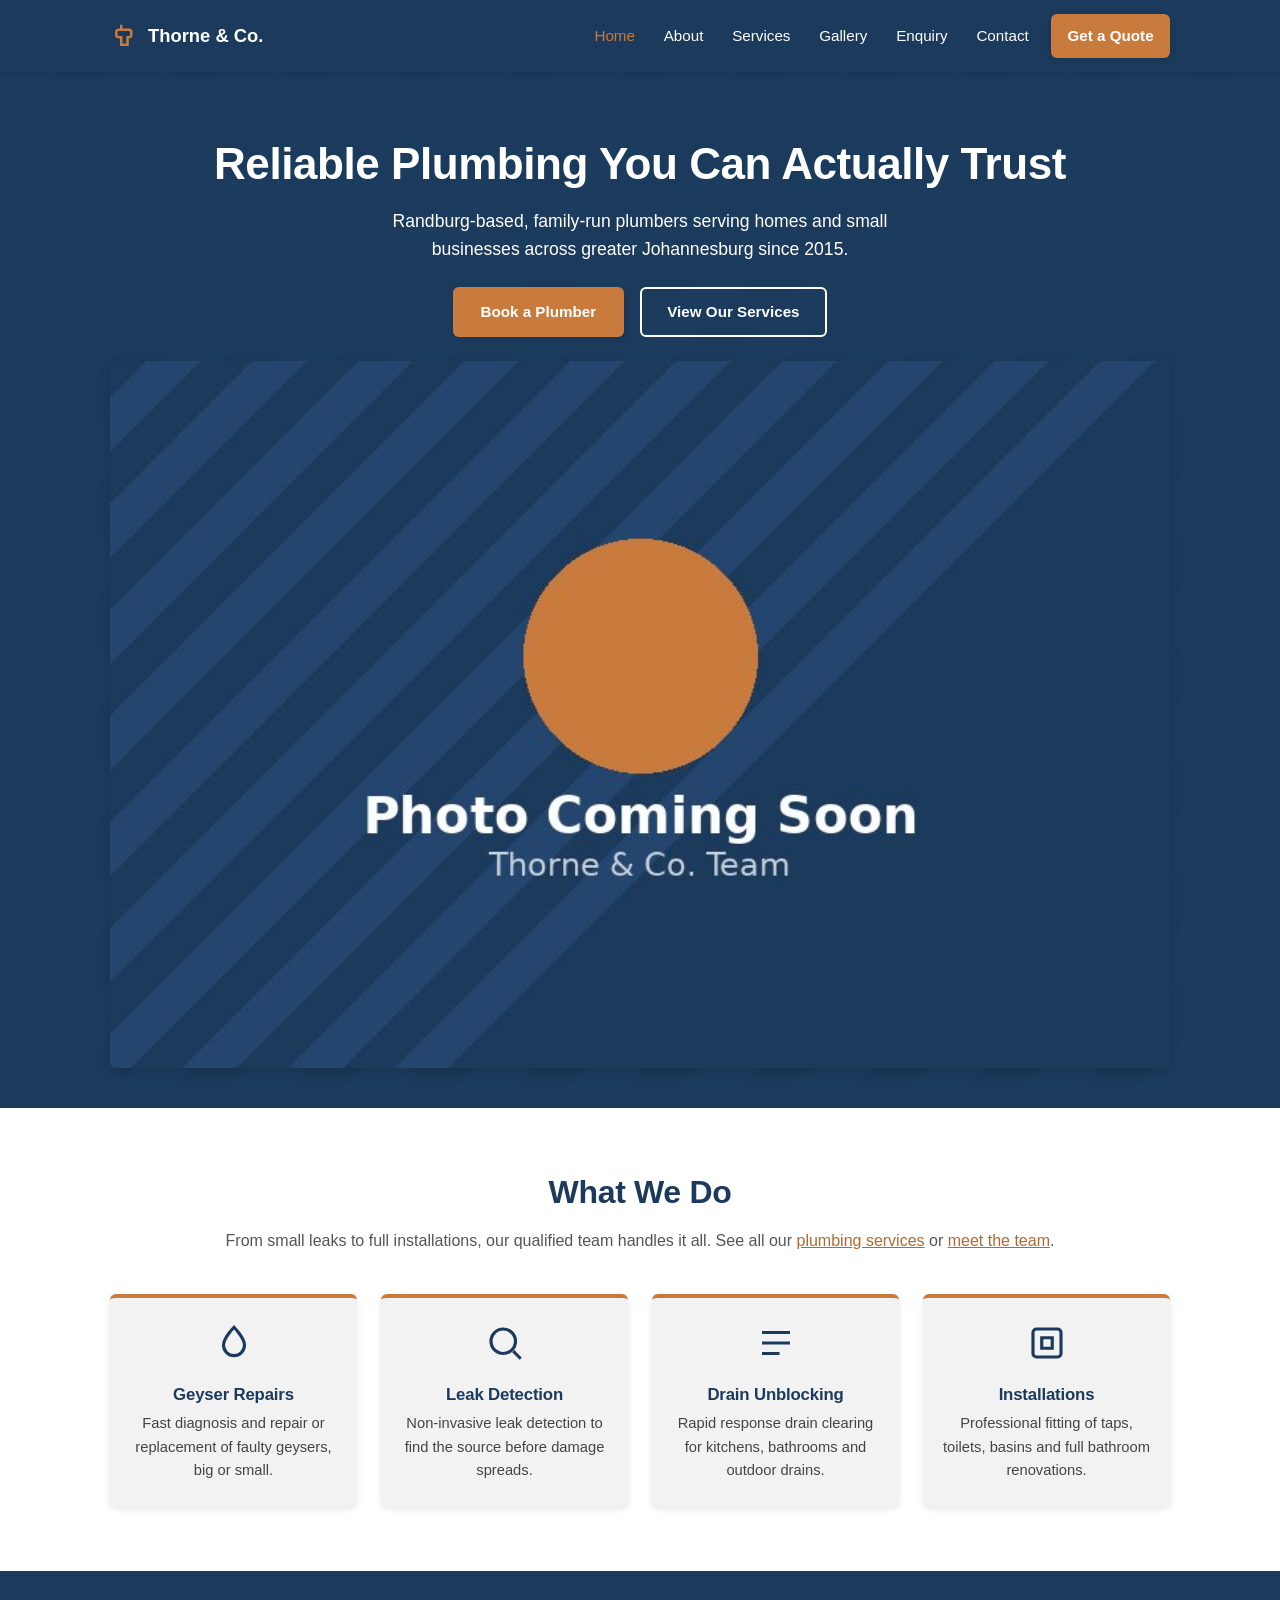
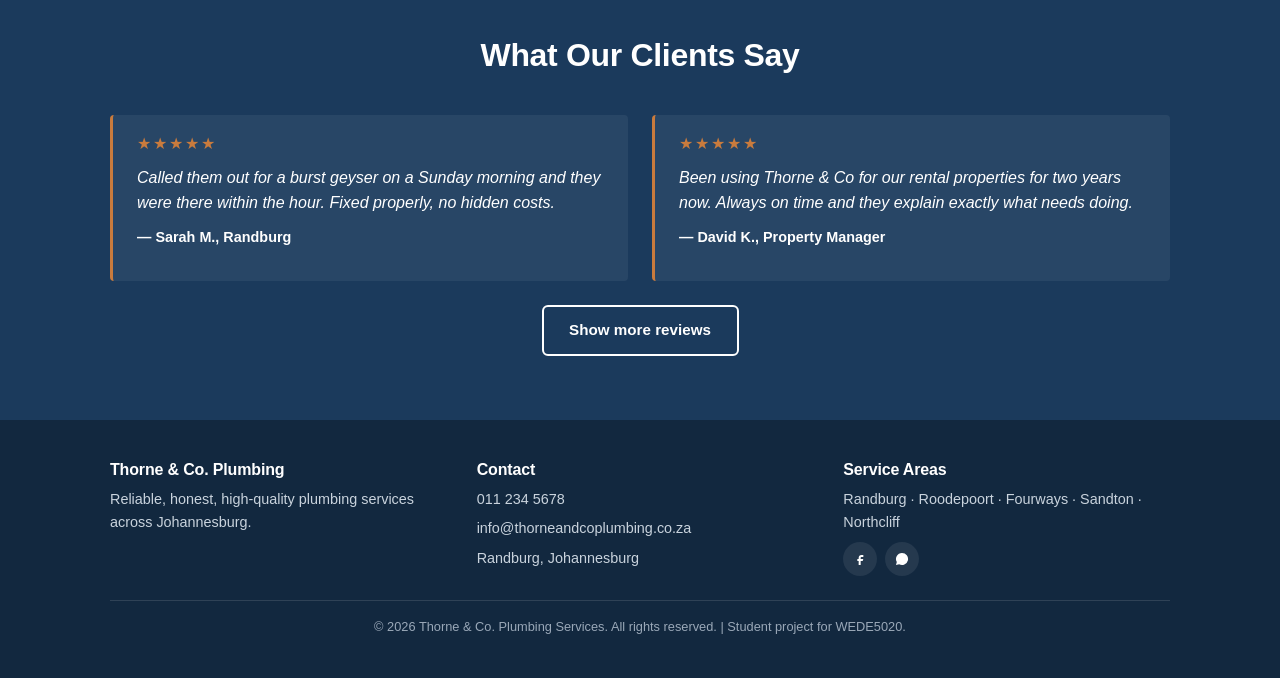
<file: thorne-co-website/index.html>
<!DOCTYPE html>
<html lang="en">
<head>
  <meta charset="UTF-8" />
  <meta name="viewport" content="width=device-width, initial-scale=1.0" />
  <title>Thorne &amp; Co. Plumbing Services | Plumber in Randburg, Johannesburg</title>
  <meta name="description" content="Trusted Randburg plumbers for geyser repairs, leak detection, drain unblocking and installations across Johannesburg. Get a free quote today." />
  <meta name="keywords" content="plumber Randburg, geyser repairs Johannesburg, leak detection, drain unblocking, plumbing installations" />
  <meta name="author" content="Thorne &amp; Co. Plumbing Services" />
  <meta name="robots" content="index, follow" />
  <meta name="referrer" content="strict-origin-when-cross-origin" />
  <meta http-equiv="Content-Security-Policy" content="default-src 'self'; script-src 'self' https://cdnjs.cloudflare.com; style-src 'self' 'unsafe-inline' https://fonts.googleapis.com https://cdnjs.cloudflare.com; font-src https://fonts.gstatic.com; img-src 'self' data: https://*.tile.openstreetmap.org https://cdnjs.cloudflare.com; connect-src 'self'; form-action 'self' mailto:; base-uri 'self'" />
  <link rel="canonical" href="https://thorneandcoplumbing.netlify.app/" />
  <meta property="og:type" content="website" />
  <meta property="og:title" content="Thorne &amp; Co. Plumbing Services | Plumber in Randburg, Johannesburg" />
  <meta property="og:description" content="Trusted Randburg plumbers for geyser repairs, leak detection, drain unblocking and installations across Johannesburg. Get a free quote today." />
  <meta property="og:url" content="https://thorneandcoplumbing.netlify.app/" />
  <meta property="og:image" content="https://thorneandcoplumbing.netlify.app/assets/img/plumber-team-1200.jpg" />
  <meta name="twitter:card" content="summary_large_image" />
  <link rel="icon" href="data:image/svg+xml,%3Csvg xmlns='http://www.w3.org/2000/svg' viewBox='0 0 64 64'%3E%3Crect width='64' height='64' rx='12' fill='%231B3A5C'/%3E%3Ccircle cx='32' cy='32' r='14' fill='%23C97B3D'/%3E%3C/svg%3E" />
  <script type="application/ld+json">
  {
    "@context": "https://schema.org",
    "@type": "Plumber",
    "name": "Thorne & Co. Plumbing Services",
    "telephone": "+27112345678",
    "email": "info@thorneandcoplumbing.co.za",
    "url": "https://thorneandcoplumbing.netlify.app",
    "address": {"@type": "PostalAddress", "addressLocality": "Randburg", "addressRegion": "Gauteng", "addressCountry": "ZA"},
    "areaServed": ["Randburg", "Roodepoort", "Fourways", "Sandton", "Northcliff", "Bryanston"],
    "openingHours": "Mo-Fr 07:00-17:00"
  }
  </script>
  <link rel="preconnect" href="https://fonts.googleapis.com" />
  <link href="https://fonts.googleapis.com/css2?family=Montserrat:wght@700;800&family=Open+Sans:wght@400;600&display=swap" rel="stylesheet" />
  <link rel="stylesheet" href="css/style.css" />
</head>
<body>

  <!-- ===== Header / Navigation ===== -->
  <header class="site-header">
    <div class="nav-wrapper">
      <a href="index.html" class="logo">
        <svg class="logo-icon" viewBox="0 0 24 24" fill="none" stroke="#C97B3D" stroke-width="2">
          <path d="M9 3v4M9 7h6c1.1 0 2 .9 2 2v2a2 2 0 0 1-2 2h-1v6H9v-6H7a2 2 0 0 1-2-2V9a2 2 0 0 1 2-2h2z" />
        </svg>
        Thorne &amp; Co.
      </a>
      <button class="nav-toggle" aria-label="Toggle navigation menu" aria-expanded="false">
        <span></span><span></span><span></span>
      </button>
      <ul class="nav-links">
        <li><a href="index.html" class="active">Home</a></li>
        <li><a href="about.html">About</a></li>
        <li><a href="services.html">Services</a></li>
        <li><a href="gallery.html">Gallery</a></li>
        <li><a href="enquiry.html">Enquiry</a></li>
        <li><a href="contact.html">Contact</a></li>
        <li class="nav-call"><a href="enquiry.html" class="btn btn-primary">Get a Quote</a></li>
      </ul>
    </div>
  </header>

  <!-- ===== Hero ===== -->
  <section class="hero">
    <div class="container">
      <h1>Reliable Plumbing You Can Actually Trust</h1>
      <p>Randburg-based, family-run plumbers serving homes and small businesses across greater Johannesburg since 2015.</p>
      <div class="hero-buttons">
        <a href="enquiry.html" class="btn btn-primary">Book a Plumber</a>
        <a href="services.html" class="btn btn-outline">View Our Services</a>
      </div>

      <!--
        Responsive image demo (Part 2, brief 3.3): the browser picks
        whichever file matches its viewport width, instead of always
        downloading the largest version.
      -->
      <img
        class="responsive-photo"
        src="assets/img/plumber-team-800.jpg"
        srcset="
          assets/img/plumber-team-480.jpg   480w,
          assets/img/plumber-team-800.jpg   800w,
          assets/img/plumber-team-1200.jpg 1200w
        "
        sizes="(max-width: 699px) 100vw, (max-width: 959px) 80vw, 50vw"
        alt="The Thorne & Co. plumbing team on site"
        width="800"
        height="533"
      />
    </div>
  </section>

  <!-- ===== Services icon grid ===== -->
  <section>
    <div class="container">
      <div class="section-heading">
        <h2>What We Do</h2>
        <p>From small leaks to full installations, our qualified team handles it all. See all our <a class="text-link" href="services.html">plumbing services</a> or <a class="text-link" href="about.html">meet the team</a>.</p>
      </div>
      <div class="icon-grid">
        <div class="icon-card">
          <svg viewBox="0 0 24 24"><path d="M12 3s6 6.2 6 10.2A6 6 0 0 1 6 13.2C6 9.2 12 3 12 3z" /></svg>
          <h3>Geyser Repairs</h3>
          <p>Fast diagnosis and repair or replacement of faulty geysers, big or small.</p>
        </div>
        <div class="icon-card">
          <svg viewBox="0 0 24 24"><circle cx="11" cy="11" r="7" /><path d="M21 21l-4.3-4.3" /></svg>
          <h3>Leak Detection</h3>
          <p>Non-invasive leak detection to find the source before damage spreads.</p>
        </div>
        <div class="icon-card">
          <svg viewBox="0 0 24 24"><path d="M4 12h16M4 6h16M4 18h10" /></svg>
          <h3>Drain Unblocking</h3>
          <p>Rapid response drain clearing for kitchens, bathrooms and outdoor drains.</p>
        </div>
        <div class="icon-card">
          <svg viewBox="0 0 24 24"><rect x="4" y="4" width="16" height="16" rx="2" /><path d="M9 9h6v6H9z" /></svg>
          <h3>Installations</h3>
          <p>Professional fitting of taps, toilets, basins and full bathroom renovations.</p>
        </div>
      </div>
    </div>
  </section>

  <!-- ===== Testimonials ===== -->
  <section class="testimonials">
    <div class="container">
      <div class="section-heading">
        <h2>What Our Clients Say</h2>
      </div>
      <div class="testimonial-strip" id="testimonialList">
        <div class="testimonial-card">
          <div class="stars">★★★★★</div>
          <p class="quote">Called them out for a burst geyser on a Sunday morning and they were there within the hour. Fixed properly, no hidden costs.</p>
          <p class="author">— Sarah M., Randburg</p>
        </div>
        <div class="testimonial-card">
          <div class="stars">★★★★★</div>
          <p class="quote">Been using Thorne & Co for our rental properties for two years now. Always on time and they explain exactly what needs doing.</p>
          <p class="author">— David K., Property Manager</p>
        </div>
      </div>
      <p class="center-text"><button type="button" id="moreReviews" class="btn btn-outline">Show more reviews</button></p>
    </div>
  </section>

  <!-- ===== Footer ===== -->
  <footer class="site-footer">
    <div class="container">
      <div class="footer-grid">
        <div class="footer-col">
          <h4>Thorne &amp; Co. Plumbing</h4>
          <p>Reliable, honest, high-quality plumbing services across Johannesburg.</p>
        </div>
        <div class="footer-col">
          <h4>Contact</h4>
          <p>011 234 5678</p>
          <p>info@thorneandcoplumbing.co.za</p>
          <p>Randburg, Johannesburg</p>
        </div>
        <div class="footer-col">
          <h4>Service Areas</h4>
          <p>Randburg · Roodepoort · Fourways · Sandton · Northcliff</p>
          <div class="social-icons">
            <a href="#" aria-label="Facebook">
              <svg viewBox="0 0 24 24"><path d="M14 9h3V6h-3c-2.2 0-4 1.8-4 4v2H8v3h2v6h3v-6h3l1-3h-4v-2c0-.6.4-1 1-1z"/></svg>
            </a>
            <a href="#" aria-label="WhatsApp">
              <svg viewBox="0 0 24 24"><path d="M12 3a9 9 0 0 0-7.8 13.5L3 21l4.6-1.2A9 9 0 1 0 12 3z"/></svg>
            </a>
          </div>
        </div>
      </div>
      <div class="footer-bottom">
        <p>&copy; 2026 Thorne &amp; Co. Plumbing Services. All rights reserved. | Student project for WEDE5020.</p>
      </div>
    </div>
  </footer>

  <script src="js/script.js" defer></script>
</body>
</html>
</file>
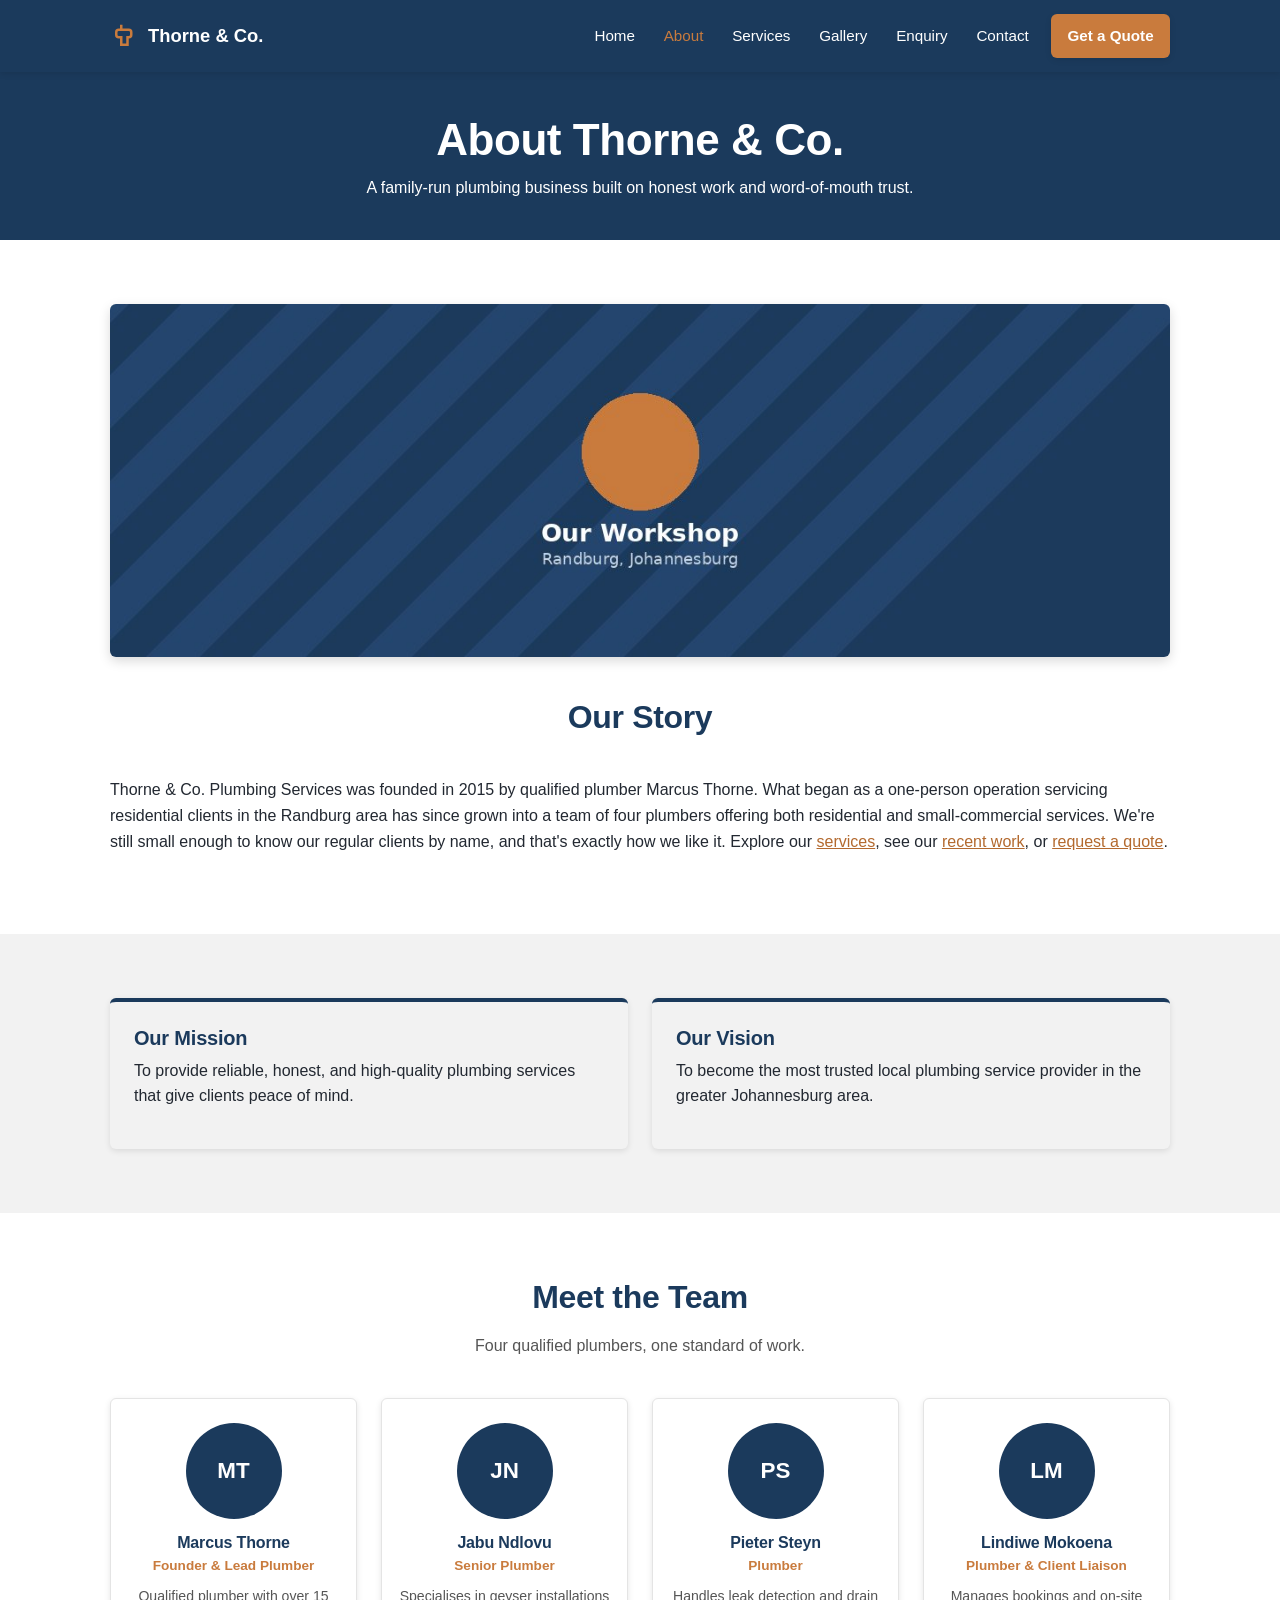
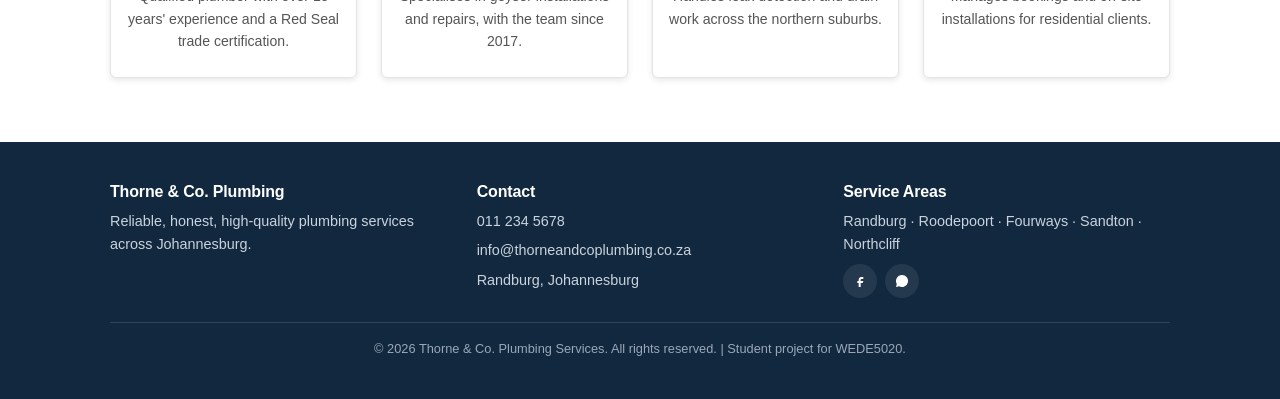
<file: thorne-co-website/about.html>
<!DOCTYPE html>
<html lang="en">
<head>
  <meta charset="UTF-8" />
  <meta name="viewport" content="width=device-width, initial-scale=1.0" />
  <title>About Us | Thorne &amp; Co. Plumbing Services Randburg</title>
  <meta name="description" content="Meet the four qualified plumbers behind Thorne &amp; Co., a family-run plumbing business serving Randburg and Johannesburg since 2015." />
  <meta name="keywords" content="about Thorne & Co, family plumbing business Randburg, qualified plumbers Johannesburg" />
  <meta name="author" content="Thorne &amp; Co. Plumbing Services" />
  <meta name="robots" content="index, follow" />
  <meta name="referrer" content="strict-origin-when-cross-origin" />
  <meta http-equiv="Content-Security-Policy" content="default-src 'self'; script-src 'self' https://cdnjs.cloudflare.com; style-src 'self' 'unsafe-inline' https://fonts.googleapis.com https://cdnjs.cloudflare.com; font-src https://fonts.gstatic.com; img-src 'self' data: https://*.tile.openstreetmap.org https://cdnjs.cloudflare.com; connect-src 'self'; form-action 'self' mailto:; base-uri 'self'" />
  <link rel="canonical" href="https://thorneandcoplumbing.netlify.app/about.html" />
  <meta property="og:type" content="website" />
  <meta property="og:title" content="About Us | Thorne &amp; Co. Plumbing Services Randburg" />
  <meta property="og:description" content="Meet the four qualified plumbers behind Thorne &amp; Co., a family-run plumbing business serving Randburg and Johannesburg since 2015." />
  <meta property="og:url" content="https://thorneandcoplumbing.netlify.app/about.html" />
  <meta property="og:image" content="https://thorneandcoplumbing.netlify.app/assets/img/plumber-team-1200.jpg" />
  <meta name="twitter:card" content="summary_large_image" />
  <link rel="icon" href="data:image/svg+xml,%3Csvg xmlns='http://www.w3.org/2000/svg' viewBox='0 0 64 64'%3E%3Crect width='64' height='64' rx='12' fill='%231B3A5C'/%3E%3Ccircle cx='32' cy='32' r='14' fill='%23C97B3D'/%3E%3C/svg%3E" />
  <link rel="preconnect" href="https://fonts.googleapis.com" />
  <link href="https://fonts.googleapis.com/css2?family=Montserrat:wght@700;800&family=Open+Sans:wght@400;600&display=swap" rel="stylesheet" />
  <link rel="stylesheet" href="css/style.css" />
</head>
<body>

  <header class="site-header">
    <div class="nav-wrapper">
      <a href="index.html" class="logo">
        <svg class="logo-icon" viewBox="0 0 24 24" fill="none" stroke="#C97B3D" stroke-width="2">
          <path d="M9 3v4M9 7h6c1.1 0 2 .9 2 2v2a2 2 0 0 1-2 2h-1v6H9v-6H7a2 2 0 0 1-2-2V9a2 2 0 0 1 2-2h2z" />
        </svg>
        Thorne &amp; Co.
      </a>
      <button class="nav-toggle" aria-label="Toggle navigation menu" aria-expanded="false">
        <span></span><span></span><span></span>
      </button>
      <ul class="nav-links">
        <li><a href="index.html">Home</a></li>
        <li><a href="about.html" class="active">About</a></li>
        <li><a href="services.html">Services</a></li>
        <li><a href="gallery.html">Gallery</a></li>
        <li><a href="enquiry.html">Enquiry</a></li>
        <li><a href="contact.html">Contact</a></li>
        <li class="nav-call"><a href="enquiry.html" class="btn btn-primary">Get a Quote</a></li>
      </ul>
    </div>
  </header>

  <section class="page-hero">
    <div class="container">
      <h1>About Thorne &amp; Co.</h1>
      <p>A family-run plumbing business built on honest work and word-of-mouth trust.</p>
    </div>
  </section>

  <section>
    <div class="container">
      <!--
        Responsive image demo (Part 2, brief 3.3): <picture> with art
        direction - a wide crop on tablet/desktop, a taller crop on mobile,
        so the framing suits the screen rather than just resizing one image.
      -->
      <picture class="about-banner">
        <source media="(max-width: 43.6875rem)" srcset="assets/img/about-banner-tall.jpg" />
        <img src="assets/img/about-banner-wide.jpg" alt="Thorne & Co. workshop in Randburg" width="1200" height="400" />
      </picture>

      <div class="section-heading" style="margin-top: 2.5rem;">
        <h2>Our Story</h2>
      </div>
      <p>Thorne &amp; Co. Plumbing Services was founded in 2015 by qualified plumber Marcus Thorne. What began as a one-person operation servicing residential clients in the Randburg area has since grown into a team of four plumbers offering both residential and small-commercial services. We're still small enough to know our regular clients by name, and that's exactly how we like it. Explore our <a class="text-link" href="services.html">services</a>, see our <a class="text-link" href="gallery.html">recent work</a>, or <a class="text-link" href="enquiry.html">request a quote</a>.</p>
    </div>
  </section>

  <section style="background-color: var(--grey);">
    <div class="container">
      <div class="mission-vision">
        <div class="mv-card">
          <h3>Our Mission</h3>
          <p>To provide reliable, honest, and high-quality plumbing services that give clients peace of mind.</p>
        </div>
        <div class="mv-card">
          <h3>Our Vision</h3>
          <p>To become the most trusted local plumbing service provider in the greater Johannesburg area.</p>
        </div>
      </div>
    </div>
  </section>

  <section>
    <div class="container">
      <div class="section-heading">
        <h2>Meet the Team</h2>
        <p>Four qualified plumbers, one standard of work.</p>
      </div>
      <div class="team-grid">
        <div class="team-card">
          <div class="team-photo">MT</div>
          <h3>Marcus Thorne</h3>
          <p class="role">Founder &amp; Lead Plumber</p>
          <p class="bio">Qualified plumber with over 15 years' experience and a Red Seal trade certification.</p>
        </div>
        <div class="team-card">
          <div class="team-photo">JN</div>
          <h3>Jabu Ndlovu</h3>
          <p class="role">Senior Plumber</p>
          <p class="bio">Specialises in geyser installations and repairs, with the team since 2017.</p>
        </div>
        <div class="team-card">
          <div class="team-photo">PS</div>
          <h3>Pieter Steyn</h3>
          <p class="role">Plumber</p>
          <p class="bio">Handles leak detection and drain work across the northern suburbs.</p>
        </div>
        <div class="team-card">
          <div class="team-photo">LM</div>
          <h3>Lindiwe Mokoena</h3>
          <p class="role">Plumber &amp; Client Liaison</p>
          <p class="bio">Manages bookings and on-site installations for residential clients.</p>
        </div>
      </div>
    </div>
  </section>

  <footer class="site-footer">
    <div class="container">
      <div class="footer-grid">
        <div class="footer-col">
          <h4>Thorne &amp; Co. Plumbing</h4>
          <p>Reliable, honest, high-quality plumbing services across Johannesburg.</p>
        </div>
        <div class="footer-col">
          <h4>Contact</h4>
          <p>011 234 5678</p>
          <p>info@thorneandcoplumbing.co.za</p>
          <p>Randburg, Johannesburg</p>
        </div>
        <div class="footer-col">
          <h4>Service Areas</h4>
          <p>Randburg · Roodepoort · Fourways · Sandton · Northcliff</p>
          <div class="social-icons">
            <a href="#" aria-label="Facebook">
              <svg viewBox="0 0 24 24"><path d="M14 9h3V6h-3c-2.2 0-4 1.8-4 4v2H8v3h2v6h3v-6h3l1-3h-4v-2c0-.6.4-1 1-1z"/></svg>
            </a>
            <a href="#" aria-label="WhatsApp">
              <svg viewBox="0 0 24 24"><path d="M12 3a9 9 0 0 0-7.8 13.5L3 21l4.6-1.2A9 9 0 1 0 12 3z"/></svg>
            </a>
          </div>
        </div>
      </div>
      <div class="footer-bottom">
        <p>&copy; 2026 Thorne &amp; Co. Plumbing Services. All rights reserved. | Student project for WEDE5020.</p>
      </div>
    </div>
  </footer>

  <script src="js/script.js" defer></script>
</body>
</html>
</file>
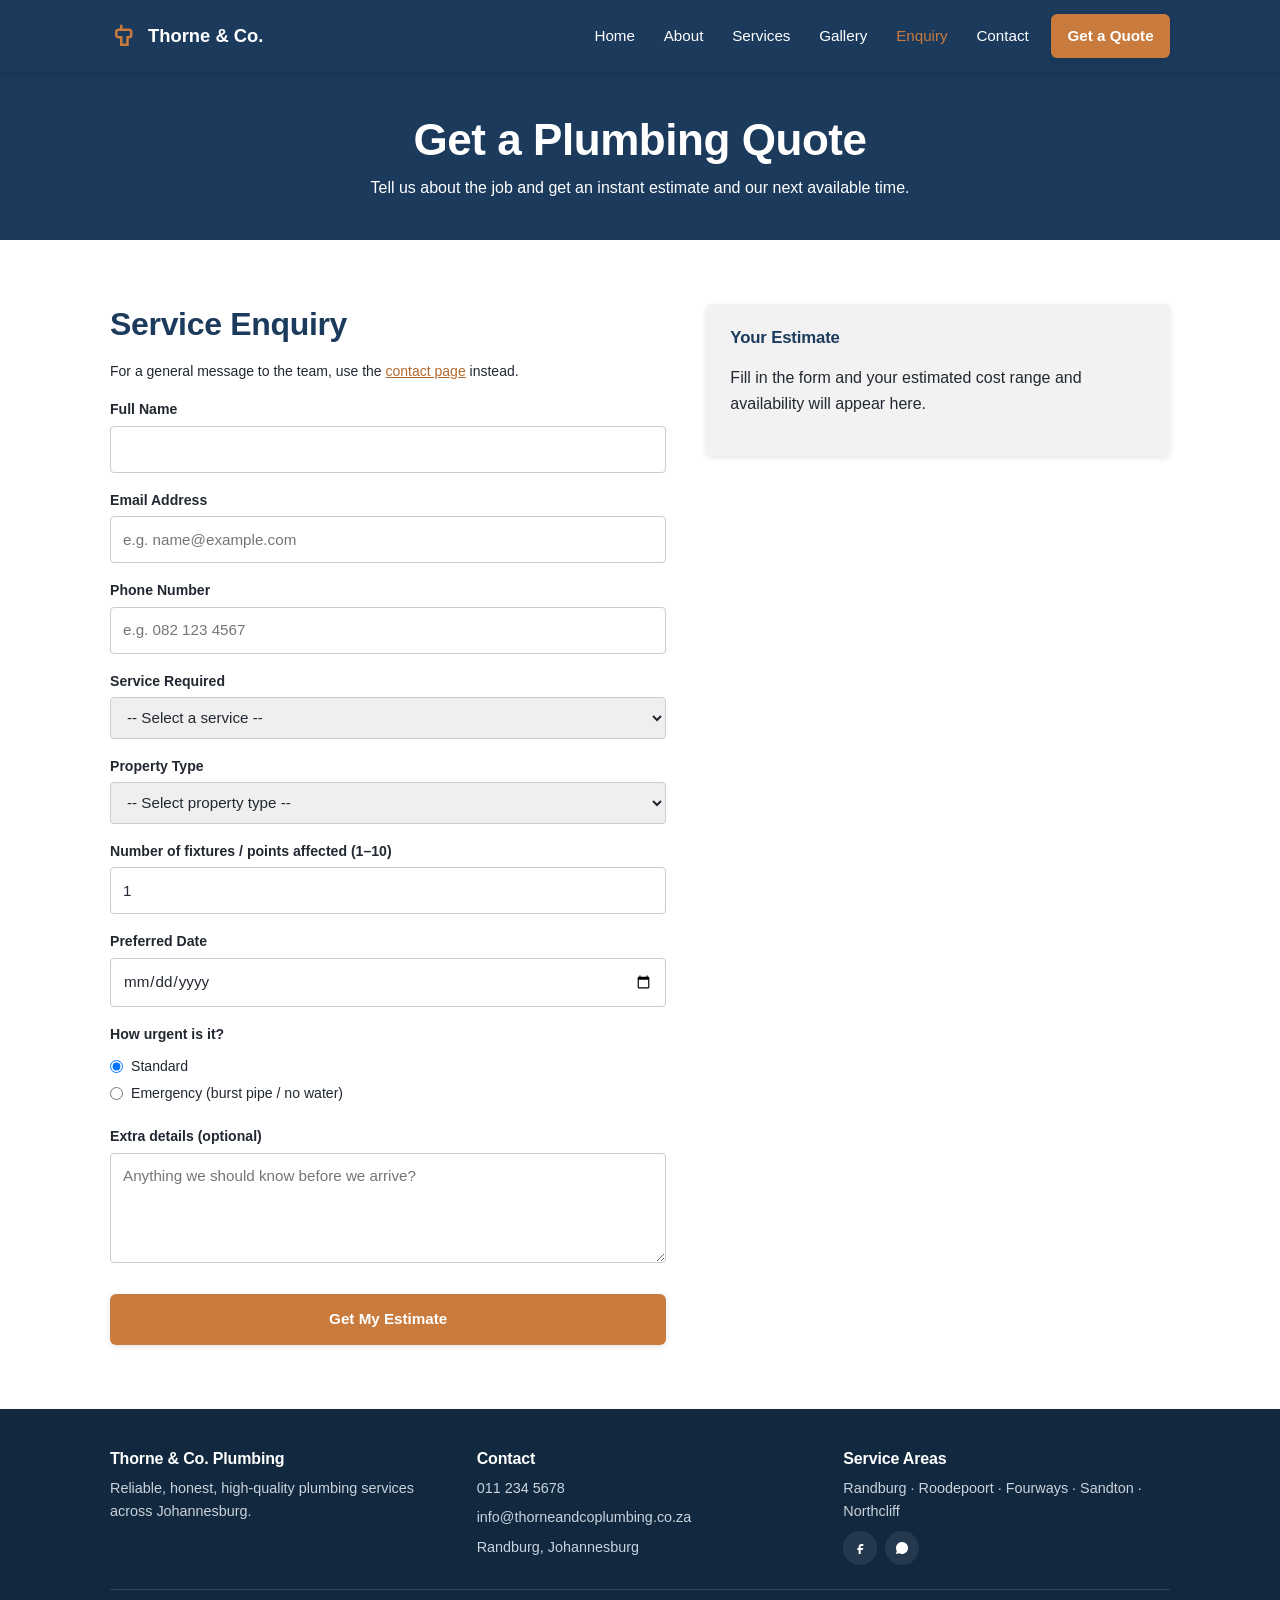
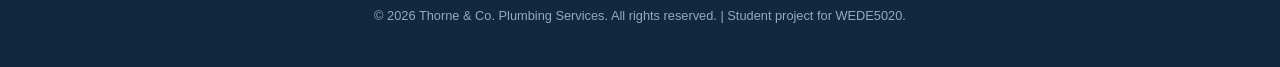
<file: thorne-co-website/enquiry.html>
<!DOCTYPE html>
<html lang="en">
<head>
  <meta charset="UTF-8" />
  <meta name="viewport" content="width=device-width, initial-scale=1.0" />
  <title>Get a Plumbing Quote | Online Enquiry | Thorne &amp; Co. Randburg</title>
  <meta name="description" content="Request an instant plumbing estimate and availability from Thorne &amp; Co. Choose your service, urgency and preferred date." />
  <meta name="keywords" content="plumbing quote Johannesburg, plumber estimate Randburg, book a plumber, emergency plumber" />
  <meta name="author" content="Thorne &amp; Co. Plumbing Services" />
  <meta name="robots" content="index, follow" />
  <meta name="referrer" content="strict-origin-when-cross-origin" />
  <meta http-equiv="Content-Security-Policy" content="default-src 'self'; script-src 'self' https://cdnjs.cloudflare.com; style-src 'self' 'unsafe-inline' https://fonts.googleapis.com https://cdnjs.cloudflare.com; font-src https://fonts.gstatic.com; img-src 'self' data: https://*.tile.openstreetmap.org https://cdnjs.cloudflare.com; connect-src 'self'; form-action 'self' mailto:; base-uri 'self'" />
  <link rel="canonical" href="https://thorneandcoplumbing.netlify.app/enquiry.html" />
  <meta property="og:type" content="website" />
  <meta property="og:title" content="Get a Plumbing Quote | Online Enquiry | Thorne &amp; Co. Randburg" />
  <meta property="og:description" content="Request an instant plumbing estimate and availability from Thorne &amp; Co. Choose your service, urgency and preferred date." />
  <meta property="og:url" content="https://thorneandcoplumbing.netlify.app/enquiry.html" />
  <meta property="og:image" content="https://thorneandcoplumbing.netlify.app/assets/img/plumber-team-1200.jpg" />
  <meta name="twitter:card" content="summary_large_image" />
  <link rel="icon" href="data:image/svg+xml,%3Csvg xmlns='http://www.w3.org/2000/svg' viewBox='0 0 64 64'%3E%3Crect width='64' height='64' rx='12' fill='%231B3A5C'/%3E%3Ccircle cx='32' cy='32' r='14' fill='%23C97B3D'/%3E%3C/svg%3E" />
  <link rel="preconnect" href="https://fonts.googleapis.com" />
  <link href="https://fonts.googleapis.com/css2?family=Montserrat:wght@700;800&family=Open+Sans:wght@400;600&display=swap" rel="stylesheet" />
  <link rel="stylesheet" href="css/style.css" />
</head>
<body>

  <header class="site-header">
    <div class="nav-wrapper">
      <a href="index.html" class="logo">
        <svg class="logo-icon" viewBox="0 0 24 24" fill="none" stroke="#C97B3D" stroke-width="2">
          <path d="M9 3v4M9 7h6c1.1 0 2 .9 2 2v2a2 2 0 0 1-2 2h-1v6H9v-6H7a2 2 0 0 1-2-2V9a2 2 0 0 1 2-2h2z" />
        </svg>
        Thorne &amp; Co.
      </a>
      <button class="nav-toggle" aria-label="Toggle navigation menu" aria-expanded="false">
        <span></span><span></span><span></span>
      </button>
      <ul class="nav-links">
        <li><a href="index.html">Home</a></li>
        <li><a href="about.html">About</a></li>
        <li><a href="services.html">Services</a></li>
        <li><a href="gallery.html">Gallery</a></li>
        <li><a href="enquiry.html" class="active">Enquiry</a></li>
        <li><a href="contact.html">Contact</a></li>
        <li class="nav-call"><a href="enquiry.html" class="btn btn-primary">Get a Quote</a></li>
      </ul>
    </div>
  </header>

  <section class="page-hero">
    <div class="container">
      <h1>Get a Plumbing Quote</h1>
      <p>Tell us about the job and get an instant estimate and our next available time.</p>
    </div>
  </section>

  <section>
    <div class="container">
      <div class="contact-layout">

        <div>
          <h2>Service Enquiry</h2>
          <p class="text-small">For a general message to the team, use the <a class="text-link" href="contact.html">contact page</a> instead.</p>

          <form id="quoteForm" class="contact-form" action="enquiry.html#quote-result" method="get" novalidate>

            <label for="qName">Full Name</label>
            <input type="text" id="qName" name="name" required minlength="2" maxlength="60" autocomplete="name" />
            <span class="error-msg" id="qNameError"></span>

            <label for="qEmail">Email Address</label>
            <input type="email" id="qEmail" name="email" required maxlength="80" autocomplete="email" placeholder="e.g. name@example.com" />
            <span class="error-msg" id="qEmailError"></span>

            <label for="qPhone">Phone Number</label>
            <input type="tel" id="qPhone" name="phone" required maxlength="16" autocomplete="tel" placeholder="e.g. 082 123 4567" />
            <span class="error-msg" id="qPhoneError"></span>

            <label for="qService">Service Required</label>
            <select id="qService" name="service" required>
              <option value="">-- Select a service --</option>
              <option value="geyser-repair">Geyser repair</option>
              <option value="geyser-replace">Geyser replacement</option>
              <option value="leak">Leak detection</option>
              <option value="drain">Drain unblocking</option>
              <option value="install">Tap / toilet / basin installation</option>
              <option value="other">Other (call-out and assessment)</option>
            </select>
            <span class="error-msg" id="qServiceError"></span>

            <label for="qProperty">Property Type</label>
            <select id="qProperty" name="property" required>
              <option value="">-- Select property type --</option>
              <option value="home">Home / apartment</option>
              <option value="commercial">Small business / commercial</option>
            </select>
            <span class="error-msg" id="qPropertyError"></span>

            <label for="qQty">Number of fixtures / points affected (1&ndash;10)</label>
            <input type="number" id="qQty" name="qty" required min="1" max="10" value="1" />
            <span class="error-msg" id="qQtyError"></span>

            <label for="qDate">Preferred Date</label>
            <input type="date" id="qDate" name="date" required />
            <span class="error-msg" id="qDateError"></span>

            <fieldset class="radio-group">
              <legend>How urgent is it?</legend>
              <label class="radio"><input type="radio" name="urgency" value="standard" checked /> Standard</label>
              <label class="radio"><input type="radio" name="urgency" value="emergency" /> Emergency (burst pipe / no water)</label>
            </fieldset>

            <label for="qNotes">Extra details (optional)</label>
            <textarea id="qNotes" name="notes" maxlength="400" placeholder="Anything we should know before we arrive?"></textarea>

            <button type="submit" class="btn btn-primary">Get My Estimate</button>
          </form>
        </div>

        <div>
          <div class="contact-info-card" id="quote-result" aria-live="polite">
            <h3>Your Estimate</h3>
            <p id="quotePlaceholder">Fill in the form and your estimated cost range and availability will appear here.</p>
            <div id="quoteOutput" hidden></div>
          </div>
        </div>

      </div>
    </div>
  </section>

  <footer class="site-footer">
    <div class="container">
      <div class="footer-grid">
        <div class="footer-col">
          <h4>Thorne &amp; Co. Plumbing</h4>
          <p>Reliable, honest, high-quality plumbing services across Johannesburg.</p>
        </div>
        <div class="footer-col">
          <h4>Contact</h4>
          <p>011 234 5678</p>
          <p>info@thorneandcoplumbing.co.za</p>
          <p>Randburg, Johannesburg</p>
        </div>
        <div class="footer-col">
          <h4>Service Areas</h4>
          <p>Randburg · Roodepoort · Fourways · Sandton · Northcliff</p>
          <div class="social-icons">
            <a href="#" aria-label="Facebook">
              <svg viewBox="0 0 24 24"><path d="M14 9h3V6h-3c-2.2 0-4 1.8-4 4v2H8v3h2v6h3v-6h3l1-3h-4v-2c0-.6.4-1 1-1z"/></svg>
            </a>
            <a href="#" aria-label="WhatsApp">
              <svg viewBox="0 0 24 24"><path d="M12 3a9 9 0 0 0-7.8 13.5L3 21l4.6-1.2A9 9 0 1 0 12 3z"/></svg>
            </a>
          </div>
        </div>
      </div>
      <div class="footer-bottom">
        <p>&copy; 2026 Thorne &amp; Co. Plumbing Services. All rights reserved. | Student project for WEDE5020.</p>
      </div>
    </div>
  </footer>

  <script src="js/script.js" defer></script>
</body>
</html>
</file>
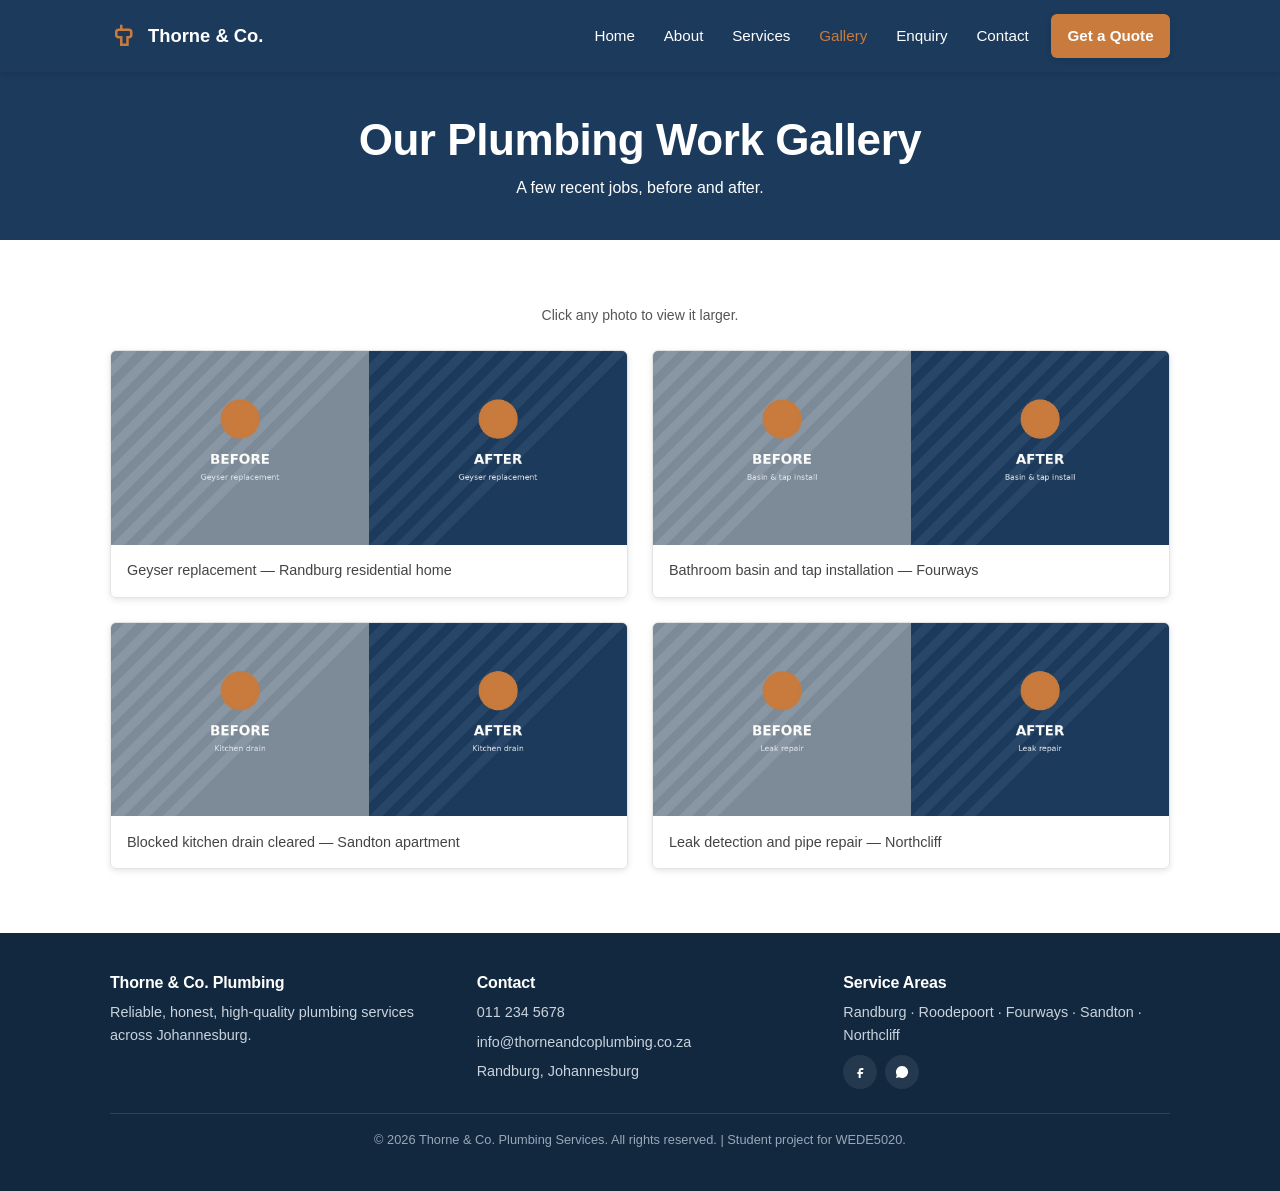
<file: thorne-co-website/gallery.html>
<!DOCTYPE html>
<html lang="en">
<head>
  <meta charset="UTF-8" />
  <meta name="viewport" content="width=device-width, initial-scale=1.0" />
  <title>Plumbing Work Gallery | Before &amp; After Photos | Thorne &amp; Co.</title>
  <meta name="description" content="Browse before and after photos of geyser replacements, drain unblocking, leak repairs and installations completed by Thorne &amp; Co. plumbers." />
  <meta name="keywords" content="plumbing before and after, geyser replacement photos, plumbing gallery Johannesburg" />
  <meta name="author" content="Thorne &amp; Co. Plumbing Services" />
  <meta name="robots" content="index, follow" />
  <meta name="referrer" content="strict-origin-when-cross-origin" />
  <meta http-equiv="Content-Security-Policy" content="default-src 'self'; script-src 'self' https://cdnjs.cloudflare.com; style-src 'self' 'unsafe-inline' https://fonts.googleapis.com https://cdnjs.cloudflare.com; font-src https://fonts.gstatic.com; img-src 'self' data: https://*.tile.openstreetmap.org https://cdnjs.cloudflare.com; connect-src 'self'; form-action 'self' mailto:; base-uri 'self'" />
  <link rel="canonical" href="https://thorneandcoplumbing.netlify.app/gallery.html" />
  <meta property="og:type" content="website" />
  <meta property="og:title" content="Plumbing Work Gallery | Before &amp; After Photos | Thorne &amp; Co." />
  <meta property="og:description" content="Browse before and after photos of geyser replacements, drain unblocking, leak repairs and installations completed by Thorne &amp; Co. plumbers." />
  <meta property="og:url" content="https://thorneandcoplumbing.netlify.app/gallery.html" />
  <meta property="og:image" content="https://thorneandcoplumbing.netlify.app/assets/img/plumber-team-1200.jpg" />
  <meta name="twitter:card" content="summary_large_image" />
  <link rel="icon" href="data:image/svg+xml,%3Csvg xmlns='http://www.w3.org/2000/svg' viewBox='0 0 64 64'%3E%3Crect width='64' height='64' rx='12' fill='%231B3A5C'/%3E%3Ccircle cx='32' cy='32' r='14' fill='%23C97B3D'/%3E%3C/svg%3E" />
  <link rel="preconnect" href="https://fonts.googleapis.com" />
  <link href="https://fonts.googleapis.com/css2?family=Montserrat:wght@700;800&family=Open+Sans:wght@400;600&display=swap" rel="stylesheet" />
  <link rel="stylesheet" href="css/style.css" />
</head>
<body>

  <header class="site-header">
    <div class="nav-wrapper">
      <a href="index.html" class="logo">
        <svg class="logo-icon" viewBox="0 0 24 24" fill="none" stroke="#C97B3D" stroke-width="2">
          <path d="M9 3v4M9 7h6c1.1 0 2 .9 2 2v2a2 2 0 0 1-2 2h-1v6H9v-6H7a2 2 0 0 1-2-2V9a2 2 0 0 1 2-2h2z" />
        </svg>
        Thorne &amp; Co.
      </a>
      <button class="nav-toggle" aria-label="Toggle navigation menu" aria-expanded="false">
        <span></span><span></span><span></span>
      </button>
      <ul class="nav-links">
        <li><a href="index.html">Home</a></li>
        <li><a href="about.html">About</a></li>
        <li><a href="services.html">Services</a></li>
        <li><a href="gallery.html" class="active">Gallery</a></li>
        <li><a href="enquiry.html">Enquiry</a></li>
        <li><a href="contact.html">Contact</a></li>
        <li class="nav-call"><a href="enquiry.html" class="btn btn-primary">Get a Quote</a></li>
      </ul>
    </div>
  </header>

  <section class="page-hero">
    <div class="container">
      <h1>Our Plumbing Work Gallery</h1>
      <p>A few recent jobs, before and after.</p>
    </div>
  </section>

  <section>
    <div class="container">
      <p class="text-small gallery-hint">Click any photo to view it larger.</p>
      <div class="gallery-grid">
        <figure class="gallery-pair">
          <div class="pair-images">
            <a href="assets/img/gallery-geyser-before.jpg" class="lightbox-link" data-caption="Before: Geyser replacement — Randburg residential home"><img src="assets/img/gallery-geyser-before.jpg" alt="Before: Geyser replacement before and after at a Randburg home" width="800" height="600" loading="lazy" /></a>
            <a href="assets/img/gallery-geyser-after.jpg" class="lightbox-link" data-caption="After: Geyser replacement — Randburg residential home"><img src="assets/img/gallery-geyser-after.jpg" alt="After: Geyser replacement before and after at a Randburg home" width="800" height="600" loading="lazy" /></a>
          </div>
          <figcaption class="pair-caption">Geyser replacement — Randburg residential home</figcaption>
        </figure>
        <figure class="gallery-pair">
          <div class="pair-images">
            <a href="assets/img/gallery-basin-before.jpg" class="lightbox-link" data-caption="Before: Bathroom basin and tap installation — Fourways"><img src="assets/img/gallery-basin-before.jpg" alt="Before: Bathroom basin and tap installation before and after in Fourways" width="800" height="600" loading="lazy" /></a>
            <a href="assets/img/gallery-basin-after.jpg" class="lightbox-link" data-caption="After: Bathroom basin and tap installation — Fourways"><img src="assets/img/gallery-basin-after.jpg" alt="After: Bathroom basin and tap installation before and after in Fourways" width="800" height="600" loading="lazy" /></a>
          </div>
          <figcaption class="pair-caption">Bathroom basin and tap installation — Fourways</figcaption>
        </figure>
        <figure class="gallery-pair">
          <div class="pair-images">
            <a href="assets/img/gallery-drain-before.jpg" class="lightbox-link" data-caption="Before: Blocked kitchen drain cleared — Sandton apartment"><img src="assets/img/gallery-drain-before.jpg" alt="Before: Blocked kitchen drain before and after in a Sandton apartment" width="800" height="600" loading="lazy" /></a>
            <a href="assets/img/gallery-drain-after.jpg" class="lightbox-link" data-caption="After: Blocked kitchen drain cleared — Sandton apartment"><img src="assets/img/gallery-drain-after.jpg" alt="After: Blocked kitchen drain before and after in a Sandton apartment" width="800" height="600" loading="lazy" /></a>
          </div>
          <figcaption class="pair-caption">Blocked kitchen drain cleared — Sandton apartment</figcaption>
        </figure>
        <figure class="gallery-pair">
          <div class="pair-images">
            <a href="assets/img/gallery-leak-before.jpg" class="lightbox-link" data-caption="Before: Leak detection and pipe repair — Northcliff"><img src="assets/img/gallery-leak-before.jpg" alt="Before: Leak detection and pipe repair before and after in Northcliff" width="800" height="600" loading="lazy" /></a>
            <a href="assets/img/gallery-leak-after.jpg" class="lightbox-link" data-caption="After: Leak detection and pipe repair — Northcliff"><img src="assets/img/gallery-leak-after.jpg" alt="After: Leak detection and pipe repair before and after in Northcliff" width="800" height="600" loading="lazy" /></a>
          </div>
          <figcaption class="pair-caption">Leak detection and pipe repair — Northcliff</figcaption>
        </figure>
      </div>
    </div>
  </section>

  <footer class="site-footer">
    <div class="container">
      <div class="footer-grid">
        <div class="footer-col">
          <h4>Thorne &amp; Co. Plumbing</h4>
          <p>Reliable, honest, high-quality plumbing services across Johannesburg.</p>
        </div>
        <div class="footer-col">
          <h4>Contact</h4>
          <p>011 234 5678</p>
          <p>info@thorneandcoplumbing.co.za</p>
          <p>Randburg, Johannesburg</p>
        </div>
        <div class="footer-col">
          <h4>Service Areas</h4>
          <p>Randburg · Roodepoort · Fourways · Sandton · Northcliff</p>
          <div class="social-icons">
            <a href="#" aria-label="Facebook">
              <svg viewBox="0 0 24 24"><path d="M14 9h3V6h-3c-2.2 0-4 1.8-4 4v2H8v3h2v6h3v-6h3l1-3h-4v-2c0-.6.4-1 1-1z"/></svg>
            </a>
            <a href="#" aria-label="WhatsApp">
              <svg viewBox="0 0 24 24"><path d="M12 3a9 9 0 0 0-7.8 13.5L3 21l4.6-1.2A9 9 0 1 0 12 3z"/></svg>
            </a>
          </div>
        </div>
      </div>
      <div class="footer-bottom">
        <p>&copy; 2026 Thorne &amp; Co. Plumbing Services. All rights reserved. | Student project for WEDE5020.</p>
      </div>
    </div>
  </footer>

  <script src="js/script.js" defer></script>
</body>
</html>
</file>
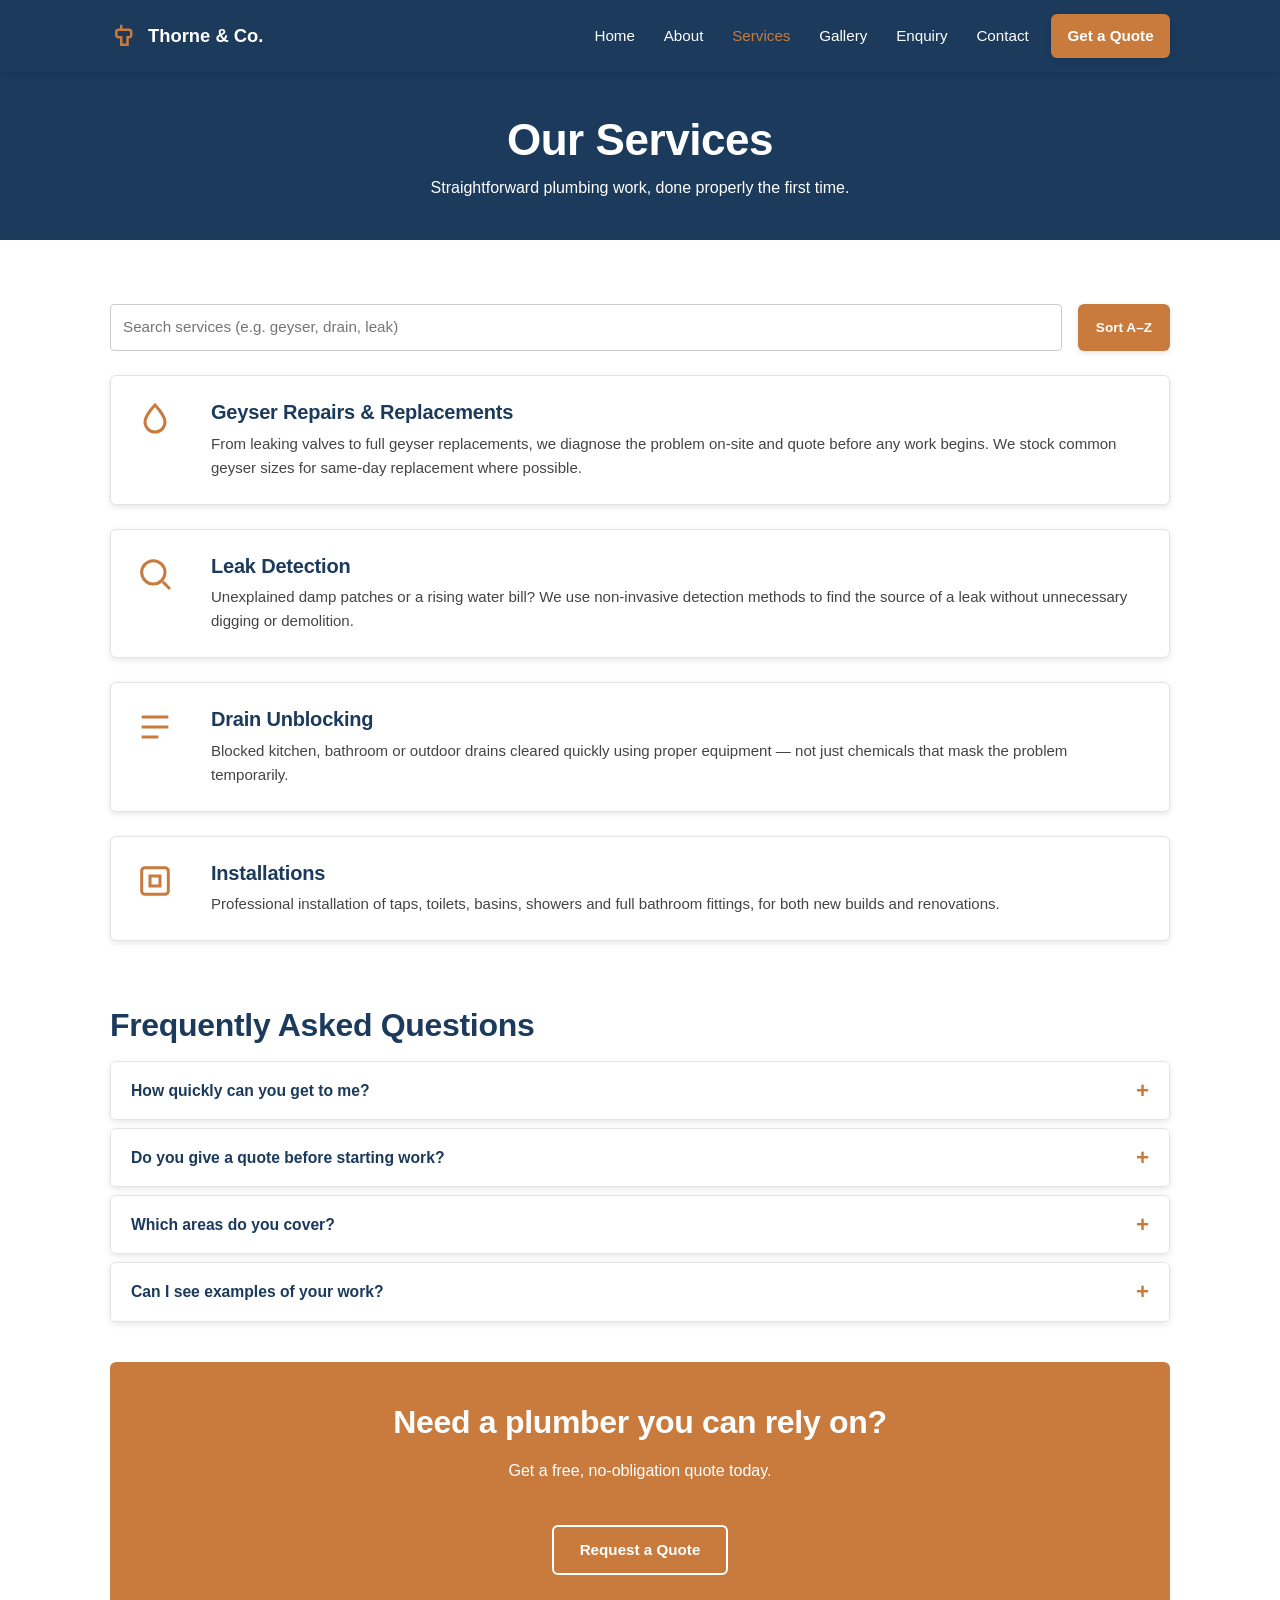
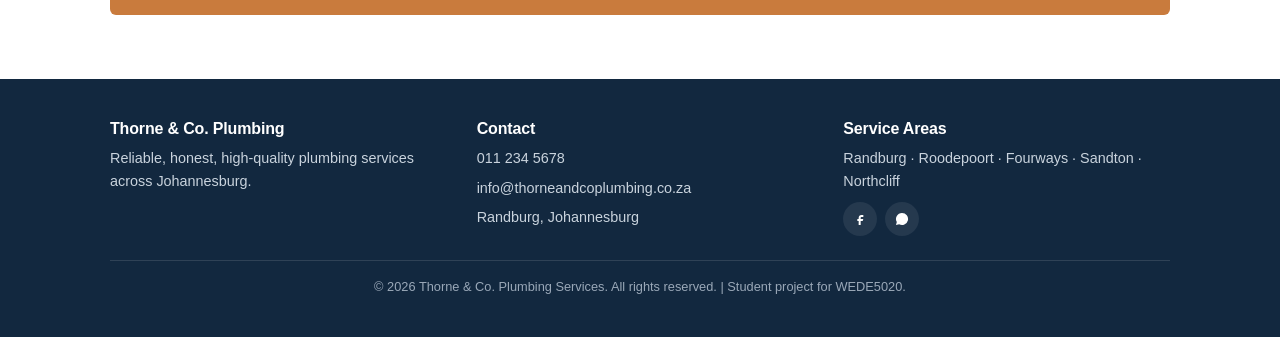
<file: thorne-co-website/services.html>
<!DOCTYPE html>
<html lang="en">
<head>
  <meta charset="UTF-8" />
  <meta name="viewport" content="width=device-width, initial-scale=1.0" />
  <title>Plumbing Services | Geyser, Leaks, Drains &amp; Installations | Thorne &amp; Co.</title>
  <meta name="description" content="Geyser repairs and replacements, leak detection, drain unblocking and bathroom installations in Randburg and Johannesburg. Search our services." />
  <meta name="keywords" content="geyser repair Randburg, leak detection Johannesburg, blocked drain, bathroom installation, plumbing services" />
  <meta name="author" content="Thorne &amp; Co. Plumbing Services" />
  <meta name="robots" content="index, follow" />
  <meta name="referrer" content="strict-origin-when-cross-origin" />
  <meta http-equiv="Content-Security-Policy" content="default-src 'self'; script-src 'self' https://cdnjs.cloudflare.com; style-src 'self' 'unsafe-inline' https://fonts.googleapis.com https://cdnjs.cloudflare.com; font-src https://fonts.gstatic.com; img-src 'self' data: https://*.tile.openstreetmap.org https://cdnjs.cloudflare.com; connect-src 'self'; form-action 'self' mailto:; base-uri 'self'" />
  <link rel="canonical" href="https://thorneandcoplumbing.netlify.app/services.html" />
  <meta property="og:type" content="website" />
  <meta property="og:title" content="Plumbing Services | Geyser, Leaks, Drains &amp; Installations | Thorne &amp; Co." />
  <meta property="og:description" content="Geyser repairs and replacements, leak detection, drain unblocking and bathroom installations in Randburg and Johannesburg. Search our services." />
  <meta property="og:url" content="https://thorneandcoplumbing.netlify.app/services.html" />
  <meta property="og:image" content="https://thorneandcoplumbing.netlify.app/assets/img/plumber-team-1200.jpg" />
  <meta name="twitter:card" content="summary_large_image" />
  <link rel="icon" href="data:image/svg+xml,%3Csvg xmlns='http://www.w3.org/2000/svg' viewBox='0 0 64 64'%3E%3Crect width='64' height='64' rx='12' fill='%231B3A5C'/%3E%3Ccircle cx='32' cy='32' r='14' fill='%23C97B3D'/%3E%3C/svg%3E" />
  <link rel="preconnect" href="https://fonts.googleapis.com" />
  <link href="https://fonts.googleapis.com/css2?family=Montserrat:wght@700;800&family=Open+Sans:wght@400;600&display=swap" rel="stylesheet" />
  <link rel="stylesheet" href="css/style.css" />
</head>
<body>

  <header class="site-header">
    <div class="nav-wrapper">
      <a href="index.html" class="logo">
        <svg class="logo-icon" viewBox="0 0 24 24" fill="none" stroke="#C97B3D" stroke-width="2">
          <path d="M9 3v4M9 7h6c1.1 0 2 .9 2 2v2a2 2 0 0 1-2 2h-1v6H9v-6H7a2 2 0 0 1-2-2V9a2 2 0 0 1 2-2h2z" />
        </svg>
        Thorne &amp; Co.
      </a>
      <button class="nav-toggle" aria-label="Toggle navigation menu" aria-expanded="false">
        <span></span><span></span><span></span>
      </button>
      <ul class="nav-links">
        <li><a href="index.html">Home</a></li>
        <li><a href="about.html">About</a></li>
        <li><a href="services.html" class="active">Services</a></li>
        <li><a href="gallery.html">Gallery</a></li>
        <li><a href="enquiry.html">Enquiry</a></li>
        <li><a href="contact.html">Contact</a></li>
        <li class="nav-call"><a href="enquiry.html" class="btn btn-primary">Get a Quote</a></li>
      </ul>
    </div>
  </header>

  <section class="page-hero">
    <div class="container">
      <h1>Our Services</h1>
      <p>Straightforward plumbing work, done properly the first time.</p>
    </div>
  </section>

  <section>
    <div class="container">
      <div class="service-tools">
        <label for="serviceSearch" class="sr-only">Search services</label>
        <input type="search" id="serviceSearch" placeholder="Search services (e.g. geyser, drain, leak)" autocomplete="off" />
        <button type="button" id="sortServices" class="btn btn-primary btn-small" aria-pressed="false">Sort A&ndash;Z</button>
      </div>
      <p id="noResults" class="no-results" hidden>No services match your search. Try &ldquo;geyser&rdquo; or &ldquo;drain&rdquo;, or <a class="text-link" href="contact.html">contact us</a>.</p>

      <div class="service-list" id="serviceList">

        <div class="service-row" data-name="Geyser Repairs & Replacements" data-keywords="geyser hot water leaking valve element thermostat replacement">
          <svg viewBox="0 0 24 24"><path d="M12 3s6 6.2 6 10.2A6 6 0 0 1 6 13.2C6 9.2 12 3 12 3z" /></svg>
          <div>
            <h3>Geyser Repairs &amp; Replacements</h3>
            <p>From leaking valves to full geyser replacements, we diagnose the problem on-site and quote before any work begins. We stock common geyser sizes for same-day replacement where possible.</p>
          </div>
        </div>

        <div class="service-row" data-name="Leak Detection" data-keywords="leak damp water bill pipe burst detection">
          <svg viewBox="0 0 24 24"><circle cx="11" cy="11" r="7" /><path d="M21 21l-4.3-4.3" /></svg>
          <div>
            <h3>Leak Detection</h3>
            <p>Unexplained damp patches or a rising water bill? We use non-invasive detection methods to find the source of a leak without unnecessary digging or demolition.</p>
          </div>
        </div>

        <div class="service-row" data-name="Drain Unblocking" data-keywords="drain blocked kitchen bathroom sink toilet clog">
          <svg viewBox="0 0 24 24"><path d="M4 12h16M4 6h16M4 18h10" /></svg>
          <div>
            <h3>Drain Unblocking</h3>
            <p>Blocked kitchen, bathroom or outdoor drains cleared quickly using proper equipment — not just chemicals that mask the problem temporarily.</p>
          </div>
        </div>

        <div class="service-row" data-name="Installations" data-keywords="install tap toilet basin shower bathroom renovation">
          <svg viewBox="0 0 24 24"><rect x="4" y="4" width="16" height="16" rx="2" /><path d="M9 9h6v6H9z" /></svg>
          <div>
            <h3>Installations</h3>
            <p>Professional installation of taps, toilets, basins, showers and full bathroom fittings, for both new builds and renovations.</p>
          </div>
        </div>

      </div>


      <div class="faq">
        <h2>Frequently Asked Questions</h2>
        <div class="accordion">
          <div class="accordion-item">
            <button class="accordion-header" aria-expanded="false" aria-controls="faq1" id="faqb1">How quickly can you get to me?<span class="acc-icon" aria-hidden="true">+</span></button>
            <div class="accordion-panel" id="faq1" role="region" aria-labelledby="faqb1"><p>Emergency call-outs in Randburg and surrounding suburbs are usually attended within a few hours. Standard jobs are normally booked for the next working day. See the <a class="text-link" href="enquiry.html">enquiry form</a> for current availability.</p></div>
          </div>
          <div class="accordion-item">
            <button class="accordion-header" aria-expanded="false" aria-controls="faq2" id="faqb2">Do you give a quote before starting work?<span class="acc-icon" aria-hidden="true">+</span></button>
            <div class="accordion-panel" id="faq2" role="region" aria-labelledby="faqb2"><p>Yes. We diagnose the problem on-site and explain the cost before any work begins, so there are no surprises.</p></div>
          </div>
          <div class="accordion-item">
            <button class="accordion-header" aria-expanded="false" aria-controls="faq3" id="faqb3">Which areas do you cover?<span class="acc-icon" aria-hidden="true">+</span></button>
            <div class="accordion-panel" id="faq3" role="region" aria-labelledby="faqb3"><p>We serve Randburg, Roodepoort, Fourways, Sandton, Northcliff and Bryanston. Check the map on our <a class="text-link" href="contact.html">contact page</a>.</p></div>
          </div>
          <div class="accordion-item">
            <button class="accordion-header" aria-expanded="false" aria-controls="faq4" id="faqb4">Can I see examples of your work?<span class="acc-icon" aria-hidden="true">+</span></button>
            <div class="accordion-panel" id="faq4" role="region" aria-labelledby="faqb4"><p>Of course. Browse our <a class="text-link" href="gallery.html">before and after gallery</a> to see recent jobs.</p></div>
          </div>
        </div>
      </div>

      <div class="cta-band">
        <h2>Need a plumber you can rely on?</h2>
        <p>Get a free, no-obligation quote today.</p>
        <br />
        <a href="enquiry.html" class="btn btn-outline">Request a Quote</a>
      </div>
    </div>
  </section>

  <footer class="site-footer">
    <div class="container">
      <div class="footer-grid">
        <div class="footer-col">
          <h4>Thorne &amp; Co. Plumbing</h4>
          <p>Reliable, honest, high-quality plumbing services across Johannesburg.</p>
        </div>
        <div class="footer-col">
          <h4>Contact</h4>
          <p>011 234 5678</p>
          <p>info@thorneandcoplumbing.co.za</p>
          <p>Randburg, Johannesburg</p>
        </div>
        <div class="footer-col">
          <h4>Service Areas</h4>
          <p>Randburg · Roodepoort · Fourways · Sandton · Northcliff</p>
          <div class="social-icons">
            <a href="#" aria-label="Facebook">
              <svg viewBox="0 0 24 24"><path d="M14 9h3V6h-3c-2.2 0-4 1.8-4 4v2H8v3h2v6h3v-6h3l1-3h-4v-2c0-.6.4-1 1-1z"/></svg>
            </a>
            <a href="#" aria-label="WhatsApp">
              <svg viewBox="0 0 24 24"><path d="M12 3a9 9 0 0 0-7.8 13.5L3 21l4.6-1.2A9 9 0 1 0 12 3z"/></svg>
            </a>
          </div>
        </div>
      </div>
      <div class="footer-bottom">
        <p>&copy; 2026 Thorne &amp; Co. Plumbing Services. All rights reserved. | Student project for WEDE5020.</p>
      </div>
    </div>
  </footer>

  <script src="js/script.js" defer></script>
</body>
</html>
</file>
<file: thorne-co-website/css/style.css>
/* =============================================================================
   THORNE & CO. PLUMBING SERVICES
   style.css
   WEDE5020 - Part 2: Designing the Visuals (CSS Styling & Responsive Design)

   Colour Scheme (from Part 1 proposal):
     Deep Navy   #1B3A5C
     Copper      #C97B3D
     Light Grey  #F2F2F2
     White       #FFFFFF

   Typography (from Part 1 proposal):
     Headings - Montserrat (700)
     Body     - Open Sans (400)

   NOTE ON APPROACH: styles below are written DESKTOP-FIRST as the base
   (see section 2), then section 3 uses max-width media queries to adapt
   the layout down to tablet and mobile breakpoints, per the Part 2 brief.
   ============================================================================= */


/* =============================================================================
   1. CSS RESET + BASE STYLE (brief 2.1 / 2.2)
   A small custom reset instead of a full third-party reset library, so it's
   easy to see exactly what's being overridden.
   ============================================================================= */

* {
  margin: 0;
  padding: 0;
  box-sizing: border-box;
}

html {
  /* 1rem = 16px by default. Every font-size/spacing value below is in
     rem or em so the whole site scales if this changes. */
  font-size: 100%;
  scroll-behavior: smooth;
}

ul,
ol {
  list-style: none;
}

img {
  max-width: 100%;
  display: block;
}

a {
  text-decoration: none;
  color: inherit;
}

button,
input,
select,
textarea {
  font: inherit;
  color: inherit;
}

/* CSS custom properties - used throughout instead of repeating hex values,
   which keeps the number of "magic" values low (cascading, brief 2.4/section 1) */
:root {
  --navy: #1b3a5c;
  --navy-dark: #12283f;
  --copper: #c97b3d;
  --copper-dark: #b3692e;
  --grey: #f2f2f2;
  --white: #ffffff;
  --text-dark: #222831;

  /* spacing scale, in rem, used for padding/margin/gap so spacing stays
     consistent across the site (brief 2.2, 3.2) */
  --space-xs: 0.5rem;
  --space-sm: 1rem;
  --space-md: 1.5rem;
  --space-lg: 2.5rem;
  --space-xl: 4rem;

  --radius: 0.375rem;
  --shadow-sm: 0 0.125rem 0.375rem rgba(0, 0, 0, 0.1);
  --shadow-md: 0 0.25rem 0.75rem rgba(0, 0, 0, 0.15);
}

body {
  font-family: "Open Sans", Arial, sans-serif;
  font-size: 1rem; /* 16px base body copy */
  line-height: 1.6;
  color: var(--text-dark);
  background-color: var(--white);
}

/* =============================================================================
   2. TYPOGRAPHY SCALE (brief 2.3)
   A simple modular-ish scale in rem so heading sizes stay proportional
   and scale with the user's root font size.
   ============================================================================= */

h1,
h2,
h3,
h4 {
  font-family: "Montserrat", Arial, sans-serif;
  font-weight: 700;
  color: var(--navy);
  line-height: 1.25;
  letter-spacing: -0.01em;
}

h1 {
  font-size: 2.75rem; /* 44px */
}

h2 {
  font-size: 2rem; /* 32px */
  margin-bottom: var(--space-sm);
}

h3 {
  font-size: 1.25rem; /* 20px */
  margin-bottom: 0.4rem;
}

p {
  margin-bottom: var(--space-sm);
}

small,
.text-small {
  font-size: 0.875rem; /* 14px */
}

.container {
  width: 100%;
  max-width: 68.75rem; /* 1100px */
  margin: 0 auto;
  padding: 0 1.25rem;
}

section {
  padding: var(--space-xl) 0;
}

/* =============================================================================
   3. VISUAL STYLES: buttons, cards, interactive states (brief 2.5)
   Uses color / background-color / border / box-shadow, plus
   :hover, :focus and :active pseudo-classes throughout.
   ============================================================================= */

.btn {
  display: inline-block;
  padding: 0.7rem 1.6rem;
  border-radius: var(--radius);
  font-family: "Montserrat", Arial, sans-serif;
  font-weight: 700;
  font-size: 0.95rem;
  cursor: pointer;
  border: 0.125rem solid transparent;
  box-shadow: var(--shadow-sm);
  transition: background-color 0.2s ease, transform 0.15s ease,
    box-shadow 0.2s ease;
}

.btn:hover {
  transform: translateY(-0.0625rem);
  box-shadow: var(--shadow-md);
}

.btn:active {
  transform: translateY(0);
  box-shadow: none;
}

.btn:focus-visible {
  outline: 0.1875rem solid var(--copper);
  outline-offset: 0.125rem;
}

.btn-primary {
  background-color: var(--copper);
  color: var(--white);
}

.btn-primary:hover {
  background-color: var(--copper-dark);
}

.btn-outline {
  background-color: transparent;
  border-color: var(--white);
  color: var(--white);
  box-shadow: none;
}

.btn-outline:hover {
  background-color: var(--white);
  color: var(--navy);
}

/* generic link focus/hover state used in body copy & footer */
a:focus-visible {
  outline: 0.1875rem solid var(--copper);
  outline-offset: 0.125rem;
}

/* =============================================================================
   4. HEADER / STICKY NAV
   Layout: Flexbox (brief 2.4)
   ============================================================================= */

.site-header {
  position: sticky;
  top: 0;
  z-index: 100;
  background-color: var(--navy);
  box-shadow: var(--shadow-sm);
}

.nav-wrapper {
  display: flex;
  align-items: center;
  justify-content: space-between;
  padding: 0.85rem 1.25rem;
  max-width: 68.75rem;
  margin: 0 auto;
}

.logo {
  display: flex;
  align-items: center;
  gap: var(--space-xs);
  font-family: "Montserrat", Arial, sans-serif;
  font-weight: 700;
  font-size: 1.15rem;
  color: var(--white);
}

.logo-icon {
  width: 1.875rem;
  height: 1.875rem;
  flex-shrink: 0;
}

.nav-toggle {
  display: none; /* only shown below the tablet breakpoint, see section 6 */
  background: none;
  border: none;
  cursor: pointer;
  padding: 0.4rem;
}

.nav-toggle:focus-visible {
  outline: 0.1875rem solid var(--copper);
}

.nav-toggle span {
  display: block;
  width: 1.625rem;
  height: 0.1875rem;
  margin: 0.3125rem 0;
  background-color: var(--white);
  border-radius: 0.125rem;
}

/* Desktop nav: Flexbox row (this is the DEFAULT / desktop layout) */
.nav-links {
  display: flex;
  flex-direction: row;
  align-items: center;
}

.nav-links li {
  border-top: none;
}

.nav-links a {
  display: block;
  padding: 0.5rem 0.9rem;
  color: var(--white);
  font-family: "Montserrat", Arial, sans-serif;
  font-size: 0.95rem;
  transition: color 0.15s ease;
}

.nav-links a.active,
.nav-links a:hover,
.nav-links a:focus-visible {
  color: var(--copper);
}

.nav-links .nav-call {
  padding-left: var(--space-xs);
}

.nav-links .nav-call .btn {
  text-align: center;
}

/* =============================================================================
   5. HERO / PAGE HERO
   ============================================================================= */

.hero {
  background: linear-gradient(rgba(27, 58, 92, 0.88), rgba(27, 58, 92, 0.88)),
    repeating-linear-gradient(
      135deg,
      #24466e 0px,
      #24466e 2.5rem,
      #1b3a5c 2.5rem,
      #1b3a5c 5rem
    );
  color: var(--white);
  padding: var(--space-xl) 0 var(--space-lg);
  text-align: center;
}

.hero h1 {
  color: var(--white);
  margin-bottom: var(--space-sm);
}

.hero p {
  max-width: 31.25rem;
  margin: 0 auto var(--space-md);
  font-size: 1.1rem;
}

.hero-buttons {
  display: flex;
  flex-direction: row;
  gap: var(--space-sm);
  justify-content: center;
}

.page-hero {
  background-color: var(--navy);
  color: var(--white);
  padding: var(--space-lg) 0;
  text-align: center;
}

.page-hero h1 {
  color: var(--white);
}

.page-hero p {
  margin-top: var(--space-xs);
  margin-bottom: 0;
}

/* =============================================================================
   6. RESPONSIVE IMAGES (brief 3.3)
   srcset/sizes on the hero image, and an art-directed <picture> on the
   About page banner. See index.html / about.html for the markup.
   ============================================================================= */

.responsive-photo {
  width: 100%;
  height: auto;
  aspect-ratio: 3 / 2;
  object-fit: cover;
  border-radius: var(--radius);
  box-shadow: var(--shadow-md);
  margin-top: var(--space-md);
}

.about-banner img {
  width: 100%;
  height: auto;
  aspect-ratio: 3 / 1;
  object-fit: cover;
  border-radius: var(--radius);
  box-shadow: var(--shadow-md);
}

@media (max-width: 43.6875rem) {
  .about-banner img {
    aspect-ratio: 6 / 7;
  }
}

/* =============================================================================
   7. SERVICE ICONS / CARDS
   Layout: CSS Grid (brief 2.4)
   ============================================================================= */

.section-heading {
  text-align: center;
  margin-bottom: var(--space-lg);
}

.section-heading p {
  color: #555;
  margin-top: 0.4rem;
  margin-bottom: 0;
}

.icon-grid {
  display: grid;
  grid-template-columns: repeat(4, 1fr);
  gap: var(--space-md);
}

.icon-card {
  background-color: var(--grey);
  border-radius: var(--radius);
  padding: var(--space-md) var(--space-sm);
  text-align: center;
  border-top: 0.25rem solid var(--copper);
  box-shadow: var(--shadow-sm);
  transition: box-shadow 0.2s ease, transform 0.2s ease;
}

.icon-card:hover {
  box-shadow: var(--shadow-md);
  transform: translateY(-0.1875rem);
}

.icon-card svg {
  width: 2.625rem;
  height: 2.625rem;
  margin: 0 auto 0.85rem;
  fill: none;
  stroke: var(--navy);
  stroke-width: 1.8;
}

.icon-card h3 {
  font-size: 1.05rem;
}

.icon-card p {
  font-size: 0.92rem;
  color: #444;
  margin-bottom: 0;
}

/* =============================================================================
   8. TESTIMONIALS
   Layout: CSS Grid
   ============================================================================= */

.testimonials {
  background-color: var(--navy);
  color: var(--white);
}

.testimonials .section-heading h2 {
  color: var(--white);
}

.testimonial-strip {
  display: grid;
  grid-template-columns: repeat(2, 1fr);
  gap: var(--space-md);
}

.testimonial-card {
  background-color: rgba(255, 255, 255, 0.06);
  border-left: 0.1875rem solid var(--copper);
  padding: var(--space-sm) var(--space-md);
  border-radius: 0.25rem;
}

.testimonial-card p.quote {
  font-style: italic;
  margin-bottom: 0.65rem;
}

.testimonial-card .stars {
  color: var(--copper);
  letter-spacing: 0.125rem;
  margin-bottom: var(--space-xs);
}

.testimonial-card .author {
  font-family: "Montserrat", Arial, sans-serif;
  font-weight: 700;
  font-size: 0.9rem;
}

/* =============================================================================
   9. FOOTER
   Layout: CSS Grid
   ============================================================================= */

.site-footer {
  background-color: var(--navy-dark);
  color: var(--white);
  padding: var(--space-lg) 0 var(--space-md);
}

.footer-grid {
  display: grid;
  grid-template-columns: repeat(3, 1fr);
  gap: var(--space-lg);
  margin-bottom: var(--space-md);
}

.footer-col h4 {
  color: var(--white);
  font-size: 1rem;
  margin-bottom: var(--space-xs);
}

.footer-col p,
.footer-col li {
  font-size: 0.9rem;
  color: #c9d3dd;
  margin-bottom: 0.4rem;
}

.footer-col a:hover,
.footer-col a:focus-visible {
  color: var(--copper);
}

.social-icons {
  display: flex;
  gap: var(--space-xs);
  margin-top: var(--space-xs);
}

.social-icons a {
  width: 2.125rem;
  height: 2.125rem;
  display: flex;
  align-items: center;
  justify-content: center;
  background-color: rgba(255, 255, 255, 0.08);
  border-radius: 50%;
  transition: background-color 0.15s ease;
}

.social-icons svg {
  width: 1rem;
  height: 1rem;
  fill: var(--white);
}

.social-icons a:hover,
.social-icons a:focus-visible {
  background-color: var(--copper);
}

.footer-bottom {
  border-top: 0.0625rem solid rgba(255, 255, 255, 0.12);
  padding-top: var(--space-sm);
  text-align: center;
  font-size: 0.8rem;
  color: #9aa8b8;
}

/* =============================================================================
   10. ABOUT PAGE
   Layout: CSS Grid
   ============================================================================= */

.mission-vision {
  display: grid;
  grid-template-columns: repeat(2, 1fr);
  gap: var(--space-md);
}

.mv-card {
  background-color: var(--grey);
  padding: var(--space-md);
  border-radius: var(--radius);
  border-top: 0.25rem solid var(--navy);
  box-shadow: var(--shadow-sm);
}

.team-grid {
  display: grid;
  grid-template-columns: repeat(4, 1fr);
  gap: var(--space-md);
}

.team-card {
  text-align: center;
  background-color: var(--white);
  border: 0.0625rem solid #e4e4e4;
  border-radius: var(--radius);
  padding: var(--space-md) var(--space-sm);
  box-shadow: var(--shadow-sm);
  transition: box-shadow 0.2s ease;
}

.team-card:hover {
  box-shadow: var(--shadow-md);
}

.team-photo {
  width: 6rem;
  height: 6rem;
  border-radius: 50%;
  margin: 0 auto 0.85rem;
  background-color: var(--navy);
  color: var(--white);
  display: flex;
  align-items: center;
  justify-content: center;
  font-family: "Montserrat", Arial, sans-serif;
  font-weight: 700;
  font-size: 1.4rem;
}

.team-card h3 {
  font-size: 1rem;
  margin-bottom: 0.15rem;
}

.team-card .role {
  color: var(--copper);
  font-size: 0.85rem;
  font-weight: 700;
  margin-bottom: var(--space-xs);
}

.team-card p.bio {
  font-size: 0.88rem;
  color: #555;
  margin-bottom: 0;
}

/* =============================================================================
   11. SERVICES PAGE
   ============================================================================= */

.service-list {
  display: flex;
  flex-direction: column;
  gap: var(--space-md);
}

.service-row {
  display: grid;
  grid-template-columns: 3.75rem 1fr;
  gap: var(--space-sm);
  align-items: start;
  padding: var(--space-md);
  background-color: var(--white);
  border: 0.0625rem solid #e4e4e4;
  border-radius: var(--radius);
  box-shadow: var(--shadow-sm);
  transition: box-shadow 0.2s ease;
}

.service-row:hover {
  box-shadow: var(--shadow-md);
}

.service-row svg {
  width: 2.5rem;
  height: 2.5rem;
  stroke: var(--copper);
  fill: none;
  stroke-width: 1.8;
}

.service-row p {
  font-size: 0.94rem;
  color: #444;
  margin-bottom: 0;
}

.cta-band {
  background-color: var(--copper);
  color: var(--white);
  text-align: center;
  padding: var(--space-lg) 1.25rem;
  border-radius: var(--radius);
  margin-top: var(--space-lg);
}

.cta-band h2 {
  color: var(--white);
}

.cta-band .btn-outline {
  border-color: var(--white);
}

/* =============================================================================
   12. GALLERY PAGE
   Layout: CSS Grid
   ============================================================================= */

.gallery-grid {
  display: grid;
  grid-template-columns: repeat(2, 1fr);
  gap: var(--space-md);
}

.gallery-pair {
  border: 0.0625rem solid #e4e4e4;
  border-radius: var(--radius);
  overflow: hidden;
  box-shadow: var(--shadow-sm);
  transition: box-shadow 0.2s ease;
}

.gallery-pair:hover {
  box-shadow: var(--shadow-md);
}

.gallery-pair .pair-images {
  display: grid;
  grid-template-columns: 1fr 1fr;
}

.placeholder-img {
  aspect-ratio: 4 / 3;
  display: flex;
  align-items: center;
  justify-content: center;
  font-family: "Montserrat", Arial, sans-serif;
  font-weight: 700;
  font-size: 0.85rem;
  color: var(--white);
  letter-spacing: 0.03em;
}

.placeholder-img.before {
  background-color: #7d8b98;
}

.placeholder-img.after {
  background-color: var(--navy);
}

.pair-caption {
  padding: 0.9rem 1rem;
  font-size: 0.9rem;
  color: #444;
}

/* =============================================================================
   13. CONTACT PAGE
   Layout: CSS Grid (2-column) + form styling with :focus states
   ============================================================================= */

.contact-layout {
  display: grid;
  grid-template-columns: 1.2fr 1fr;
  gap: var(--space-lg);
}

.contact-form label {
  display: block;
  font-family: "Montserrat", Arial, sans-serif;
  font-weight: 700;
  font-size: 0.88rem;
  margin-bottom: 0.3rem;
  margin-top: var(--space-sm);
}

.contact-form input,
.contact-form select,
.contact-form textarea {
  width: 100%;
  padding: 0.65rem 0.75rem;
  border: 0.0625rem solid #ccc;
  border-radius: 0.25rem;
  font-family: "Open Sans", Arial, sans-serif;
  font-size: 0.95rem;
  transition: border-color 0.15s ease, box-shadow 0.15s ease;
}

.contact-form input:hover,
.contact-form select:hover,
.contact-form textarea:hover {
  border-color: #999;
}

.contact-form input:focus,
.contact-form select:focus,
.contact-form textarea:focus {
  outline: none;
  border-color: var(--navy);
  box-shadow: 0 0 0 0.1875rem rgba(27, 58, 92, 0.15);
}

.contact-form textarea {
  resize: vertical;
  min-height: 6.875rem;
}

.error-msg {
  color: #c0392b;
  font-size: 0.8rem;
  margin-top: 0.25rem;
  display: none;
}

.error-msg.show {
  display: block;
}

input.invalid,
select.invalid,
textarea.invalid {
  border-color: #c0392b;
}

input.invalid:focus,
select.invalid:focus,
textarea.invalid:focus {
  box-shadow: 0 0 0 0.1875rem rgba(192, 57, 43, 0.15);
}

#formSuccess {
  display: none;
  background-color: #e6f4ea;
  border: 0.0625rem solid #2e7d32;
  color: #1e5c26;
  padding: 0.9rem 1rem;
  border-radius: 0.25rem;
  margin-top: var(--space-md);
  font-size: 0.9rem;
}

#formSuccess.show {
  display: block;
}

.contact-form button {
  margin-top: var(--space-md);
  width: 100%;
}

.contact-info-card {
  background-color: var(--grey);
  border-radius: var(--radius);
  padding: var(--space-md);
  box-shadow: var(--shadow-sm);
}

.contact-info-card h3 {
  font-size: 1.05rem;
  margin-bottom: var(--space-sm);
}

.contact-info-card .info-row {
  display: flex;
  gap: 0.65rem;
  margin-bottom: 0.9rem;
  font-size: 0.92rem;
}

.contact-info-card .info-row a:hover,
.contact-info-card .info-row a:focus-visible {
  color: var(--copper);
}

.contact-info-card .info-row svg {
  width: 1.25rem;
  height: 1.25rem;
  stroke: var(--copper);
  fill: none;
  stroke-width: 2;
  flex-shrink: 0;
  margin-top: 0.125rem;
}

.map-placeholder {
  margin-top: var(--space-md);
  background-color: #dfe4e8;
  border: 0.0625rem dashed #9aa5ad;
  border-radius: 0.25rem;
  height: 11.875rem;
  display: flex;
  align-items: center;
  justify-content: center;
  color: #5a6570;
  font-size: 0.85rem;
  text-align: center;
  padding: var(--space-sm);
}

.service-areas {
  margin-top: var(--space-md);
}

.service-areas ul {
  display: flex;
  flex-wrap: wrap;
  gap: var(--space-xs);
  margin-top: var(--space-xs);
}

.service-areas li {
  background-color: var(--white);
  border: 0.0625rem solid #d8d8d8;
  border-radius: 1.25rem;
  padding: 0.25rem 0.75rem;
  font-size: 0.8rem;
}

/* =============================================================================
   14. RESPONSIVE DESIGN - BREAKPOINTS (brief 3.1)
   Desktop-first: the rules above are the "large screen" layout.
   Below, max-width media queries scale the layout DOWN for tablet
   and mobile, per the Part 2 brief.

   Breakpoints chosen:
     - Tablet: max-width 959px  (multi-column desktop grid -> 2 columns)
     - Mobile: max-width 699px  (2 columns -> single column, nav collapses)
   ============================================================================= */

/* ---- Tablet (<= 959px) ---- */
@media (max-width: 59.9375rem) {
  html {
    font-size: 95%; /* nudges every rem-based value down slightly */
  }

  .icon-grid {
    grid-template-columns: repeat(2, 1fr);
  }

  .team-grid {
    grid-template-columns: repeat(2, 1fr);
  }

  .gallery-grid {
    grid-template-columns: 1fr;
  }

  .hero h1 {
    font-size: 2.25rem;
  }
}

/* ---- Mobile (<= 699px) ---- */
@media (max-width: 43.6875rem) {
  html {
    font-size: 93.75%; /* ~15px base on small screens */
  }

  h1 {
    font-size: 1.9rem;
  }

  h2 {
    font-size: 1.6rem;
  }

  section {
    padding: var(--space-lg) 0;
  }

  /* Nav collapses to a hamburger-driven column */
  .nav-toggle {
    display: block;
  }

  .nav-links {
    flex-direction: column;
    align-items: stretch;
    position: absolute;
    top: 100%;
    left: 0;
    right: 0;
    background-color: var(--navy);
    width: 100%;
    max-height: 0;
    overflow: hidden;
    transition: max-height 0.3s ease;
  }

  .nav-links.open {
    max-height: 25rem;
  }

  .nav-links li {
    border-top: 0.0625rem solid rgba(255, 255, 255, 0.1);
  }

  .nav-links a {
    padding: 0.9rem 1.25rem;
  }

  .nav-links .nav-call {
    padding: 0.9rem 1.25rem;
  }

  .nav-links .nav-call .btn {
    display: block;
  }

  .hero-buttons {
    flex-direction: column;
    align-items: center;
  }

  .icon-grid,
  .testimonial-strip,
  .footer-grid,
  .mission-vision,
  .team-grid,
  .contact-layout {
    grid-template-columns: 1fr;
  }
}

/* =============================================================================
   15. PART 3 ADDITIONS - interactive elements, forms, lightbox, animations
   ============================================================================= */

.sr-only {
  position: absolute;
  width: 1px;
  height: 1px;
  overflow: hidden;
  clip: rect(0 0 0 0);
  white-space: nowrap;
}

.center-text { text-align: center; margin-top: var(--space-md); margin-bottom: 0; }

.text-link {
  color: var(--copper-dark);
  text-decoration: underline;
}
.text-link:hover,
.text-link:focus-visible { color: var(--navy); }
.testimonials .text-link { color: var(--white); }

.btn-small { padding: 0.5rem 1rem; font-size: 0.85rem; }

/* ---- scroll reveal animation ---- */
.reveal {
  opacity: 0;
  transform: translateY(1.25rem);
  transition: opacity 0.5s ease, transform 0.5s ease;
}
.reveal.in-view {
  opacity: 1;
  transform: none;
}

@keyframes fadeIn {
  from { opacity: 0; transform: translateY(0.5rem); }
  to   { opacity: 1; transform: none; }
}
.fade-in { animation: fadeIn 0.5s ease both; }

@media (prefers-reduced-motion: reduce) {
  .reveal { opacity: 1; transform: none; transition: none; }
  .fade-in { animation: none; }
  html { scroll-behavior: auto; }
}

/* ---- services search / sort ---- */
.service-tools {
  display: flex;
  gap: var(--space-sm);
  margin-bottom: var(--space-md);
}
.service-tools input[type="search"] {
  flex: 1;
  padding: 0.65rem 0.75rem;
  border: 0.0625rem solid #ccc;
  border-radius: 0.25rem;
  font-size: 0.95rem;
}
.service-tools input[type="search"]:focus {
  outline: none;
  border-color: var(--navy);
  box-shadow: 0 0 0 0.1875rem rgba(27, 58, 92, 0.15);
}
.no-results { padding: var(--space-md); background: var(--grey); border-radius: var(--radius); }
[hidden] { display: none !important; }

/* ---- accordion ---- */
.faq { margin-top: var(--space-xl); }
.accordion-item {
  border: 0.0625rem solid #e4e4e4;
  border-radius: var(--radius);
  margin-bottom: var(--space-xs);
  overflow: hidden;
  box-shadow: var(--shadow-sm);
}
.accordion-header {
  width: 100%;
  display: flex;
  justify-content: space-between;
  align-items: center;
  gap: var(--space-sm);
  padding: 1rem 1.25rem;
  background: var(--white);
  border: none;
  cursor: pointer;
  text-align: left;
  font-family: "Montserrat", Arial, sans-serif;
  font-weight: 700;
  font-size: 0.98rem;
  color: var(--navy);
  transition: background-color 0.2s ease;
}
.accordion-header:hover,
.accordion-header[aria-expanded="true"] { background: var(--grey); }
.accordion-header:focus-visible { outline: 0.1875rem solid var(--copper); outline-offset: -0.1875rem; }
.acc-icon { font-size: 1.4rem; color: var(--copper); line-height: 1; }
.accordion-panel {
  max-height: 0;
  overflow: hidden;
  transition: max-height 0.35s ease;
  padding: 0 1.25rem;
}
.accordion-panel p { padding: 0.25rem 0 1rem; margin: 0; }

/* ---- extra form styles ---- */
.radio-group {
  border: none;
  margin-top: var(--space-sm);
}
.radio-group legend {
  font-family: "Montserrat", Arial, sans-serif;
  font-weight: 700;
  font-size: 0.88rem;
  margin-bottom: 0.3rem;
}
.contact-form label.radio {
  display: flex;
  align-items: center;
  gap: 0.5rem;
  font-family: "Open Sans", Arial, sans-serif;
  font-weight: 400;
  margin: 0.3rem 0;
}
.contact-form label.radio input { width: auto; }

.email-preview {
  margin-top: var(--space-md);
  background: var(--grey);
  border-left: 0.25rem solid var(--copper);
  border-radius: var(--radius);
  padding: var(--space-md);
  animation: fadeIn 0.4s ease both;
}
.email-preview dt { font-family: "Montserrat", Arial, sans-serif; font-weight: 700; font-size: 0.85rem; margin-top: 0.6rem; }
.email-preview dd { white-space: pre-wrap; word-break: break-word; font-size: 0.9rem; }
.email-preview .btn { margin-top: var(--space-sm); }

.quote-price {
  font-family: "Montserrat", Arial, sans-serif;
  font-weight: 700;
  font-size: 1.6rem;
  color: var(--navy);
}
.quote-avail { padding: 0.6rem 0.8rem; border-radius: 0.25rem; font-size: 0.9rem; }
.quote-avail.ok   { background: #e6f4ea; color: #1e5c26; }
.quote-avail.warn { background: #fff4e0; color: #7a4b00; }

/* ---- map ---- */
.map-box {
  margin-top: var(--space-md);
  height: 15rem;
  border-radius: 0.25rem;
  border: 0.0625rem solid #cfd6dc;
  z-index: 0;
}
.map-fallback { display: flex; align-items: center; justify-content: center; text-align: center; padding: var(--space-sm); background: #dfe4e8; font-size: 0.85rem; }

/* ---- gallery images + lightbox ---- */
.gallery-hint { text-align: center; margin-bottom: var(--space-md); color: #555; }
.gallery-pair { margin: 0; }
.pair-images img {
  width: 100%;
  height: auto;
  aspect-ratio: 4 / 3;
  object-fit: cover;
  cursor: zoom-in;
  transition: opacity 0.2s ease, transform 0.3s ease;
}
.pair-images a { display: block; overflow: hidden; }
.pair-images a:hover img { opacity: 0.88; transform: scale(1.04); }
.pair-images a:focus-visible { outline: 0.1875rem solid var(--copper); outline-offset: -0.1875rem; }

.lightbox {
  position: fixed;
  inset: 0;
  z-index: 1000;
  background: rgba(10, 20, 33, 0.92);
  display: flex;
  flex-direction: column;
  align-items: center;
  justify-content: center;
  padding: 1rem;
  opacity: 0;
  transition: opacity 0.2s ease;
}
.lightbox.open { opacity: 1; }
.lightbox img {
  max-width: min(90vw, 56rem);
  max-height: 75vh;
  border-radius: var(--radius);
  box-shadow: var(--shadow-md);
}
.lightbox-caption { color: var(--white); margin-top: var(--space-sm); text-align: center; font-size: 0.95rem; }
.lightbox-close,
.lightbox-nav {
  position: absolute;
  background: rgba(255, 255, 255, 0.12);
  color: var(--white);
  border: none;
  border-radius: 50%;
  width: 2.75rem;
  height: 2.75rem;
  font-size: 1.8rem;
  line-height: 1;
  cursor: pointer;
  transition: background-color 0.2s ease;
}
.lightbox-close:hover,
.lightbox-nav:hover { background: var(--copper); }
.lightbox-close:focus-visible,
.lightbox-nav:focus-visible { outline: 0.1875rem solid var(--copper); }
.lightbox-close { top: 1rem; right: 1rem; }
.lightbox-nav.prev { left: 1rem; }
.lightbox-nav.next { right: 1rem; }
body.no-scroll { overflow: hidden; }

@media (max-width: 43.6875rem) {
  .service-tools { flex-direction: column; }
  .lightbox-nav.prev { left: 0.4rem; }
  .lightbox-nav.next { right: 0.4rem; }
}
</file>
